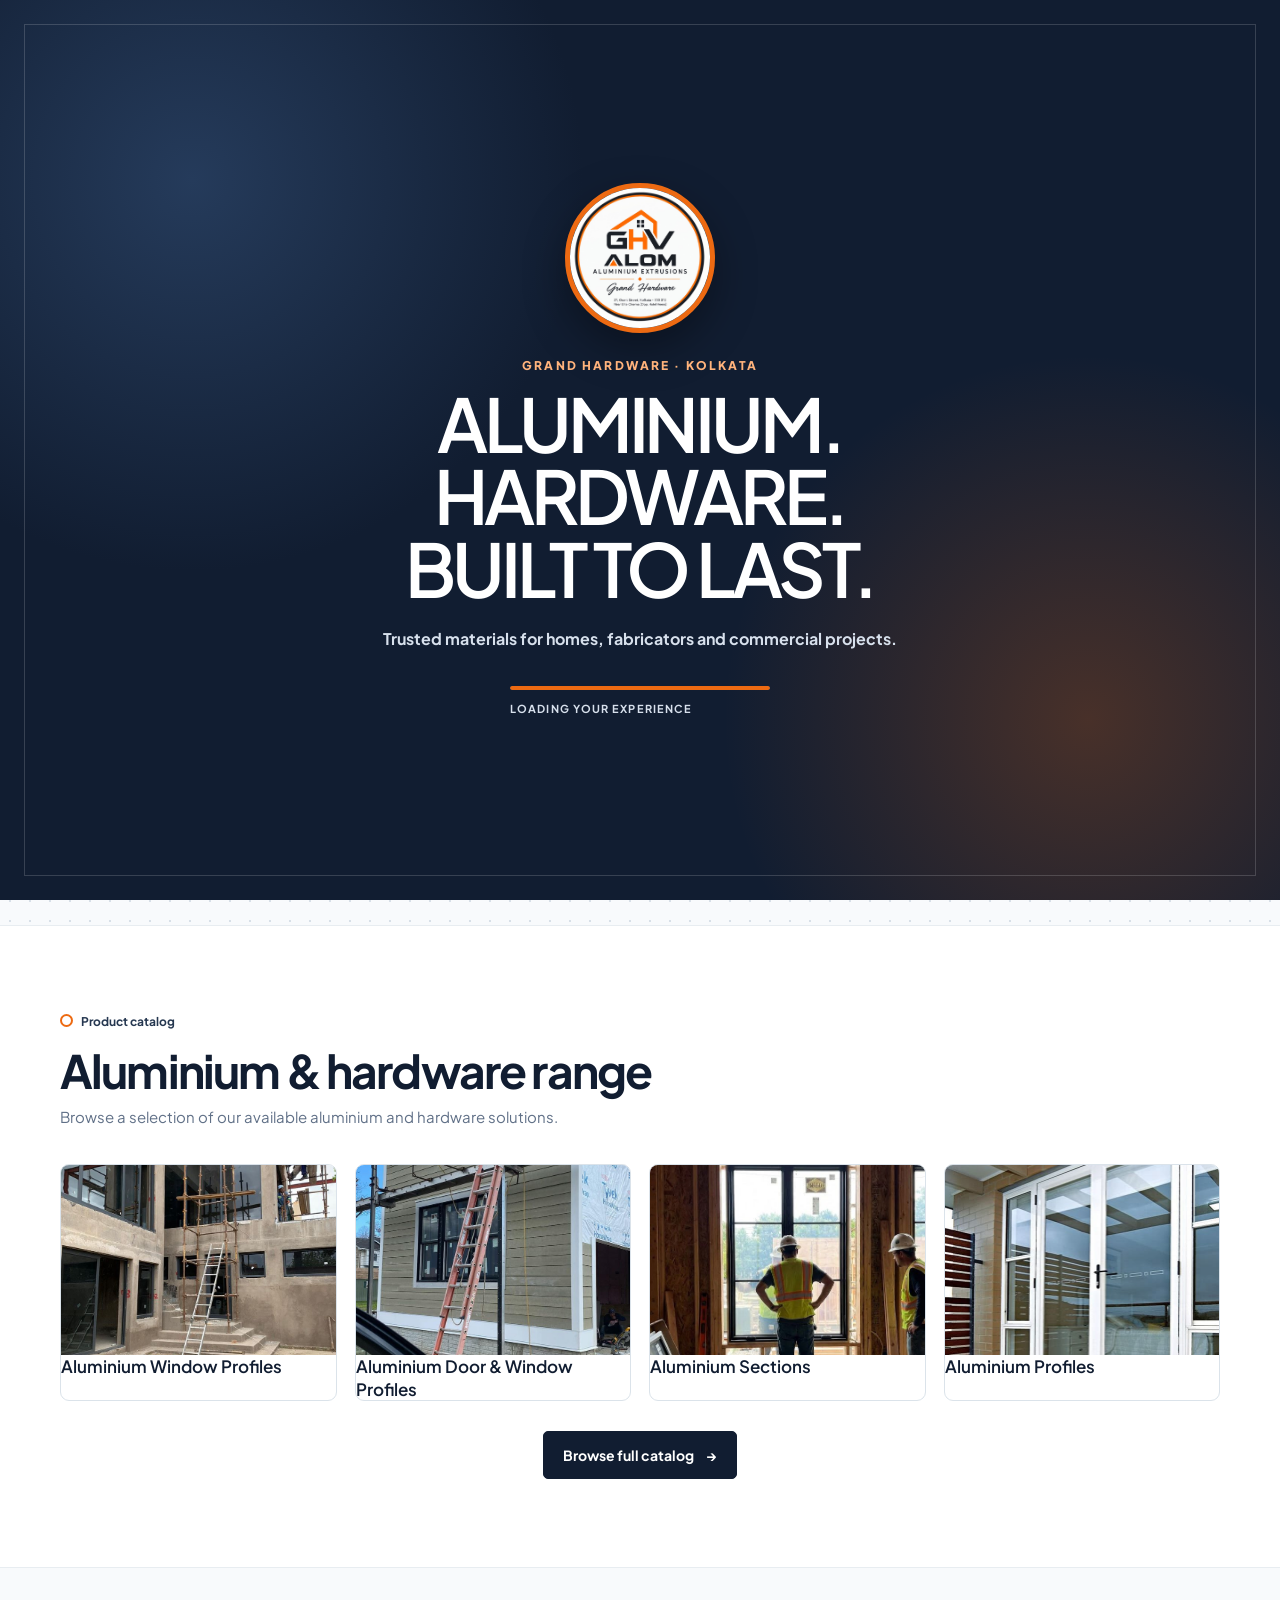
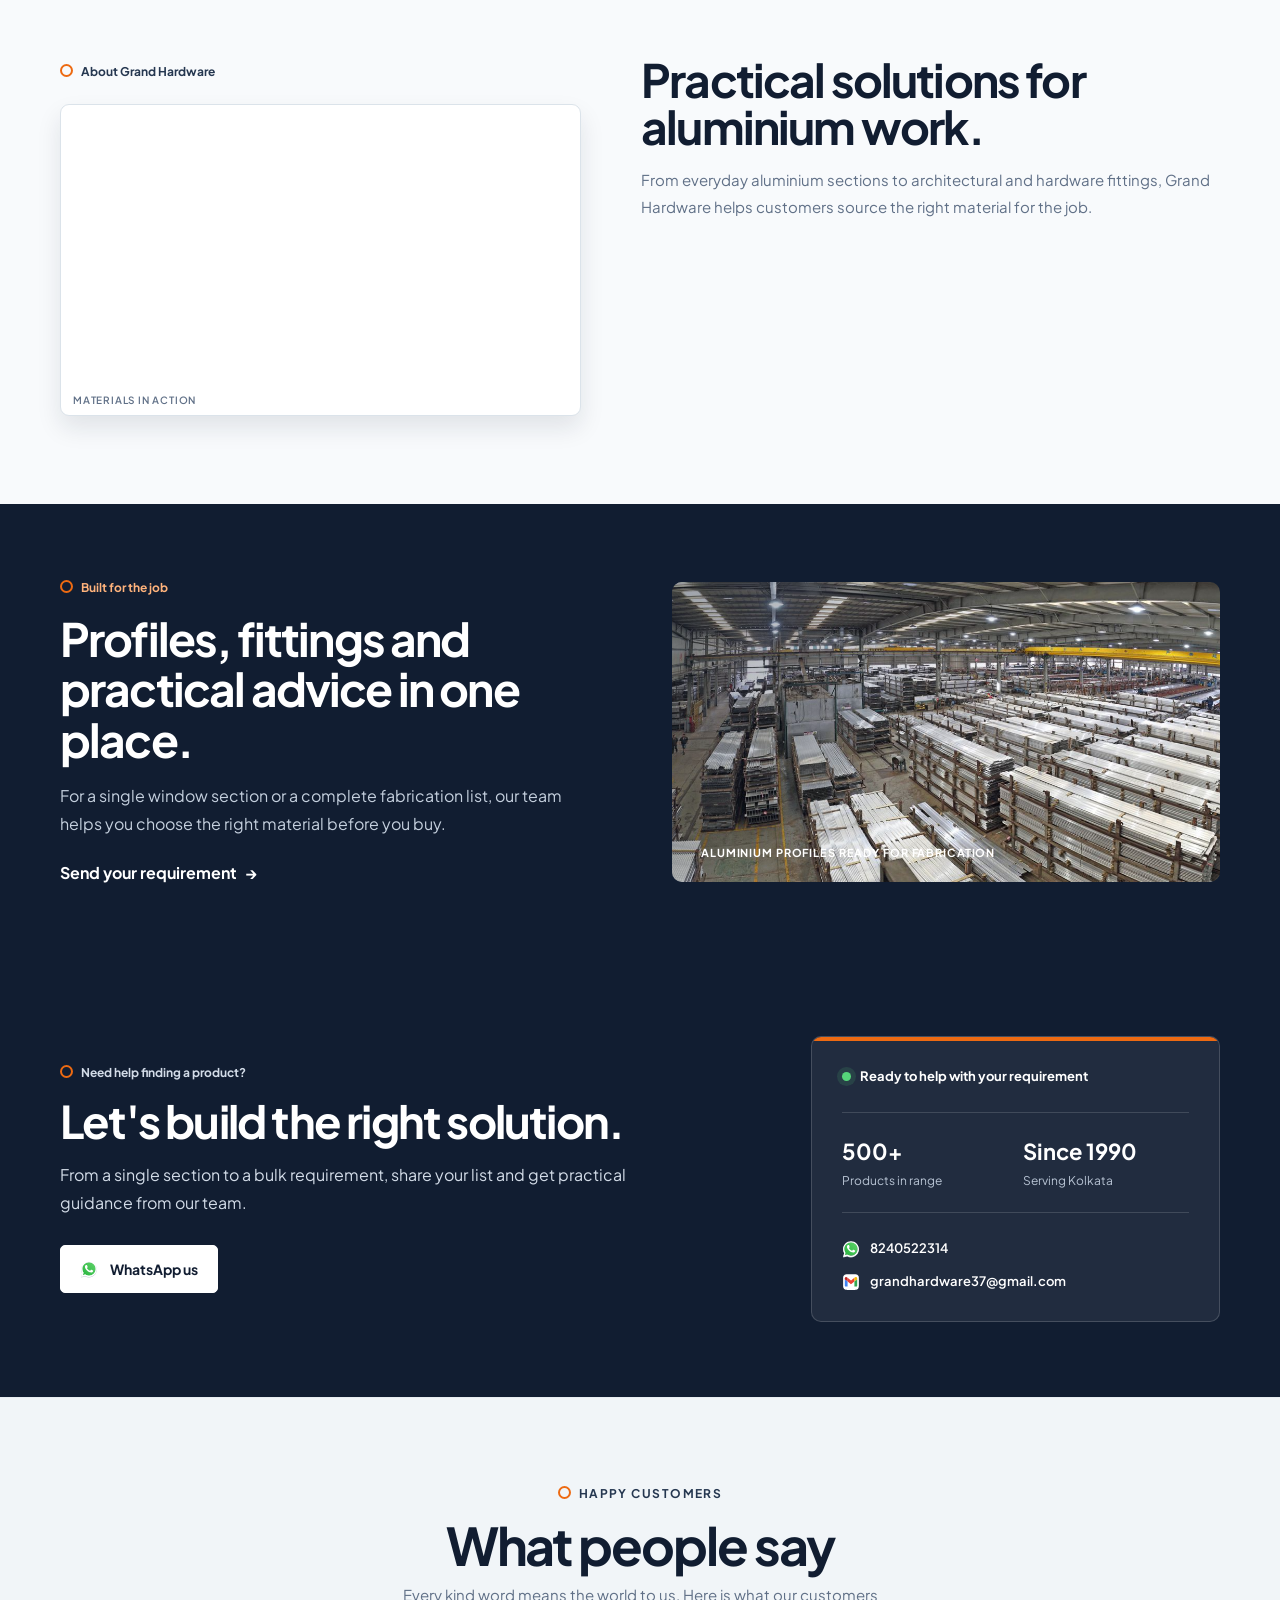
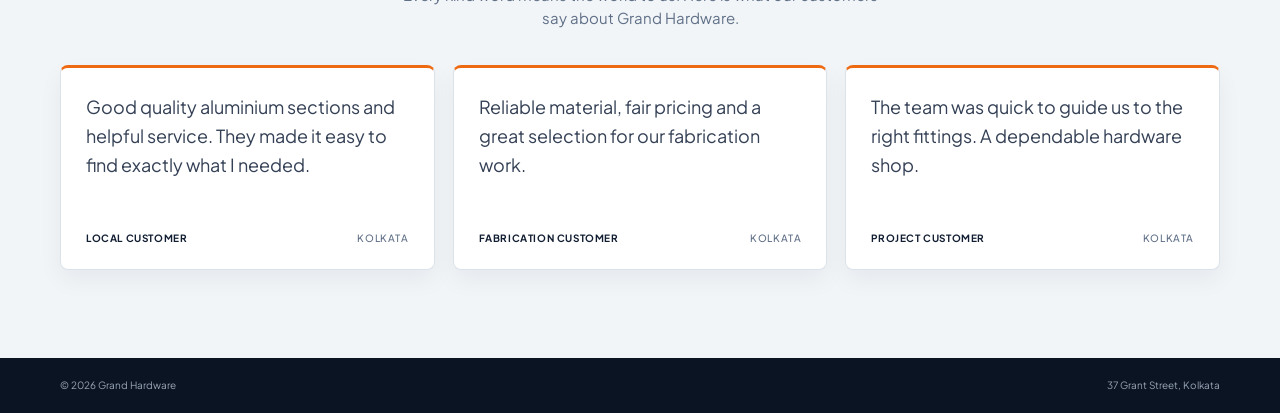
<file: index.html>
<!doctype html>
<html lang="en">
<head>
  <!-- Google tag (gtag.js) -->
<script async src="https://www.googletagmanager.com/gtag/js?id=G-HH9H60R9M6"></script>
<script>
  window.dataLayer = window.dataLayer || [];
  function gtag(){dataLayer.push(arguments);}
  gtag('js', new Date());

  gtag('config', 'G-HH9H60R9M6');
</script>
  <meta charset="utf-8">
  <meta name="viewport" content="width=device-width, initial-scale=1">
  <title>Grand Hardware - House of Aluminium | Kolkata</title>
  <meta name="title" content="Grand Hardware - House of Aluminium | Kolkata">
  <meta name="description" content="Grand Hardware is Kolkata's trusted supplier for aluminium profiles, architectural sections, and hardware fittings. Explore premium quality profiles and accessories.">
  <meta name="keywords" content="Grand Hardware, aluminium profiles, aluminium section Kolkata, architectural fittings, hardware shop Kolkata">

  <link rel="canonical" href="https://grandhardware.in/">

  <meta property="og:type" content="website">
  <meta property="og:url" content="https://grandhardware.in/">
  <meta property="og:title" content="Grand Hardware - House of Aluminium">
  <meta property="og:description" content="Quality aluminium profiles, sections, and architectural hardware fittings in Kolkata.">
  <meta property="og:image" content="https://grandhardware.in/logo/WhatsApp%20Image%202026-09-14%20at%2010.08.38%20PM.jpeg">

  <meta name="geo.region" content="IN-WB">
  <meta name="geo.placename" content="Kolkata">
  <link rel="icon" type="image/jpeg" href="logo/WhatsApp%20Image%202026-09-14%20at%2010.08.38%20PM.jpeg">
  <link rel="preconnect" href="https://fonts.googleapis.com">
  <link rel="preconnect" href="https://fonts.gstatic.com" crossorigin>
  <link href="https://fonts.googleapis.com/css2?family=Plus+Jakarta+Sans:wght@400;500;600;700;800&display=swap" rel="stylesheet">
  <link rel="stylesheet" href="style.css">
  <style>
    .reviews{background:#f1f5f8}.reviews-title{text-align:center}.reviews-title .label{letter-spacing:.12em;text-transform:uppercase}.reviews-title h2{font-size:52px}.reviews-title>p:last-child{margin-right:auto;margin-left:auto}.review-grid{display:grid;grid-template-columns:repeat(3,1fr);gap:18px}.review-grid blockquote{display:flex;flex-direction:column;min-height:205px;margin:0;padding:25px;background:#fff;border:1px solid var(--line);border-top:3px solid var(--orange);border-radius:8px}.review-grid blockquote>p{margin:0;color:#344055;font:400 18px/1.6 var(--serif)}.review-grid blockquote footer{display:flex;justify-content:space-between;margin-top:auto;padding:18px 0 0;background:transparent;color:var(--muted);font:500 10px var(--sans);text-transform:uppercase;letter-spacing:.06em}.review-grid blockquote b{color:var(--navy)}.contact-form-section{padding-top:0}.contact-heading{max-width:700px;padding-top:75px}.contact-heading>p:last-child{margin:15px 0 0;color:#d3dce8;font-size:14px;line-height:1.7}.contact-form{display:grid;grid-template-columns:1fr 1fr;gap:18px 24px;margin-top:35px;padding:30px;background:#fff;border-radius:9px;color:var(--navy)}.contact-form label{display:grid;gap:8px;font-size:11px;font-weight:700;letter-spacing:.1em;text-transform:uppercase}.contact-form input,.contact-form select,.contact-form textarea{width:100%;padding:13px 14px;border:1px solid #ccd6e0;border-radius:5px;background:#fff;color:var(--navy);font:400 14px var(--sans)}.contact-form input:focus,.contact-form select:focus,.contact-form textarea:focus{outline:2px solid rgba(237,106,18,.35);border-color:var(--orange)}.contact-form textarea{resize:vertical}.contact-form .message{grid-column:1/-1}.contact-form .button{justify-self:start;margin:0;border:0;cursor:pointer}@media(max-width:760px){.product-grid,.review-grid{grid-template-columns:repeat(2,1fr)}.reviews-title h2{font-size:37px}.contact-form{grid-template-columns:1fr;padding:20px}.contact-form .message{grid-column:auto}}@media(max-width:390px){.review-grid{grid-template-columns:1fr}}
  </style>
  <style>
    .ticker{overflow:hidden;background:var(--orange);color:#fff}.ticker-track{display:flex;width:max-content;animation:ticker-scroll 26s linear infinite}.ticker-items{display:flex;flex:none;align-items:center;gap:42px;padding:14px 21px;font:700 11px var(--sans);letter-spacing:.14em;text-transform:uppercase;white-space:nowrap}.ticker-items span::after{content:"*";margin-left:42px;color:#111d31}@keyframes ticker-scroll{to{transform:translateX(-50%)}}@media(prefers-reduced-motion:reduce){.ticker-track{animation:none}}
  </style>
  <style>
    .home-loop{max-width:470px;overflow:hidden;margin:0 0 18px;color:#253750;font:700 12px var(--sans);letter-spacing:.08em;text-transform:uppercase;white-space:nowrap}.home-loop-track{display:flex;width:max-content;animation:home-loop-scroll 18s linear infinite}.home-loop-items{display:flex;flex:none;gap:30px;padding-right:30px}.home-loop span::before{content:"•";margin-right:10px;color:var(--orange)}@keyframes home-loop-scroll{to{transform:translateX(-50%)}}@media(prefers-reduced-motion:reduce){.home-loop-track{animation:none}}@media(max-width:768px){.home-loop{max-width:100%;margin-bottom:14px;font-size:10px;letter-spacing:.06em}.hero-location{margin-bottom:14px;line-height:1.45}.hero-location img{width:26px;height:26px}}
  </style>
  <style>
    .contact-icon{width:18px;height:18px;object-fit:contain}.contact-form label>span{display:flex;align-items:center;gap:7px}.field-icon{width:15px;height:15px;object-fit:contain}
  </style>
  <style>.contact-form .button.light{color:#fff;background:var(--orange);border-color:var(--orange)}</style>
  <style>.contact-actions{display:flex;flex-wrap:wrap;gap:12px}.contact-actions .button{margin:0}.email-button{color:var(--navy);background:#fff;border-color:var(--navy)}</style>
  <style>
    .contact-panel{display:grid;grid-template-columns:1.25fr .75fr;align-items:center;gap:70px}.contact-copy>p:last-of-type{max-width:570px;margin:18px 0 0;color:#d3dce8;font-size:16px;line-height:1.75}.contact-card{position:relative;overflow:hidden;padding:30px;background:rgba(255,255,255,.07);border:1px solid rgba(255,255,255,.16);border-radius:10px}.contact-card::before{content:"";position:absolute;top:0;left:0;width:100%;height:4px;background:var(--orange)}.availability{display:flex;align-items:center;gap:9px;margin:0;color:#fff;font-size:13px;font-weight:700}.availability span{width:9px;height:9px;background:#55d77a;border-radius:50%;box-shadow:0 0 0 5px rgba(85,215,122,.13)}.contact-stats{display:grid;grid-template-columns:1fr 1fr;gap:15px;margin:26px 0;padding:22px 0;border-top:1px solid rgba(255,255,255,.14);border-bottom:1px solid rgba(255,255,255,.14)}.contact-stats p{display:grid;gap:4px;margin:0}.contact-stats b{font-size:22px}.contact-stats span{color:#b8c4d4;font-size:12px}.contact-links{display:grid;gap:13px}.contact-links a{display:flex;align-items:center;gap:10px;color:#fff;font-size:13px;font-weight:600;text-decoration:none;word-break:break-word}.contact-links a:hover{color:#ffb37c}@media(max-width:760px){.contact-panel{grid-template-columns:1fr;gap:32px}.contact-card{padding:24px}.contact-copy>p:last-of-type{font-size:15px}}
  </style>
  <style>
    .hero-location{display:inline-flex;align-items:center;gap:8px;margin:0 0 17px;color:var(--navy);font-size:12px;font-weight:700;text-decoration:none}.hero-location img{width:29px;height:29px;padding:4px;background:#fff;border:1px solid var(--line);border-radius:50%;object-fit:contain}.hero-location:hover{color:var(--orange)}.location{background:#fff}.location-grid{display:grid;grid-template-columns:.7fr 1fr;align-items:center;gap:80px}.location-marker{display:grid;place-items:center;min-height:300px;background:radial-gradient(circle at 50% 50%,#fff 0 36%,#e9f0f5 37% 100%);border:1px solid var(--line);border-radius:12px}.location-marker img{width:min(220px,70%);height:220px;object-fit:contain;mix-blend-mode:multiply}.location h2{font-size:46px}.location address{margin:22px 0 12px;color:var(--navy);font-size:18px;font-style:normal;font-weight:700;line-height:1.65}.location div>p:last-of-type{max-width:520px;margin:0;color:var(--muted);font-size:16px;line-height:1.75}@media(max-width:760px){.location-grid{grid-template-columns:1fr;gap:30px}.location-marker{min-height:220px}.location-marker img{width:160px;height:160px}.location h2{font-size:37px}}
  </style>
  <style>
    body.intro-open{overflow:hidden}.intro-screen{position:fixed;z-index:100;inset:0;display:grid;place-items:center;overflow:hidden;padding:30px;background:radial-gradient(circle at 15% 20%,#253b5b 0,transparent 30%),radial-gradient(circle at 85% 80%,rgba(237,106,18,.25) 0,transparent 28%),var(--navy);color:#fff;transition:opacity .45s ease,visibility .45s}.intro-screen::before{content:"";position:absolute;inset:24px;border:1px solid rgba(255,255,255,.16);pointer-events:none}.intro-screen.is-hidden{opacity:0;visibility:hidden}.intro-content{position:relative;z-index:1;display:grid;justify-items:center;max-width:720px;text-align:center}.intro-logo{width:150px;height:150px;object-fit:cover;border:5px solid var(--orange);border-radius:50%;box-shadow:0 16px 42px rgba(0,0,0,.35)}.intro-content p{margin:24px 0 12px;color:#ffb37c;font-size:12px;font-weight:800;letter-spacing:.18em;text-transform:uppercase}.intro-content h1{margin:0;font-size:clamp(38px,6vw,74px);font-weight:800;letter-spacing:-.055em;line-height:.98}.intro-content strong{max-width:520px;margin-top:22px;color:#d7e0ec;font-size:16px;line-height:1.6}.intro-enter{display:inline-flex;align-items:center;gap:18px;margin-top:34px;padding:15px 22px;border:1px solid var(--orange);border-radius:5px;background:var(--orange);color:#fff;font:700 14px var(--sans);cursor:pointer;transition:transform .2s,background .2s}.intro-enter:hover{transform:translateY(-3px);background:#ff7a1a}.intro-enter span{font-size:20px;line-height:0}@media(max-width:600px){.intro-screen{padding:24px}.intro-screen::before{inset:14px}.intro-logo{width:120px;height:120px}.intro-content strong{font-size:14px}.intro-enter{margin-top:28px}}
  </style>
  <style>
    .intro-loader{display:grid;gap:11px;width:min(260px,80vw);margin-top:34px;text-align:left}.intro-loader span{display:block;height:4px;overflow:hidden;background:rgba(255,255,255,.22);border-radius:999px}.intro-loader span::after{content:"";display:block;width:0;height:100%;background:var(--orange);border-radius:inherit;animation:intro-load 5s linear forwards}.intro-loader b{color:#d7e0ec;font-size:11px;letter-spacing:.1em;text-transform:uppercase}@keyframes intro-load{to{width:100%}}
  </style>
  <style>.intro-content h1{font-weight:600}.intro-loader span::after{animation-duration:2s}</style>
  <style>
    .about-content{display:grid;grid-template-columns:1fr 230px;align-items:center;gap:32px}.about-video{overflow:hidden;margin:0;border:1px solid var(--line);border-radius:9px;background:#fff;box-shadow:0 12px 24px rgba(20,34,53,.1)}.about-video video{display:block;width:100%;height:165px;object-fit:cover}.about-video figcaption{padding:9px 12px;color:var(--muted);font:600 10px var(--sans);letter-spacing:.08em;text-transform:uppercase}@media(max-width:760px){.about-content{grid-template-columns:1fr;gap:24px}.about-video{max-width:300px}.about-video video{height:190px}}
  </style>
  <style>
    .about-grid{grid-template-columns:.9fr 1fr}.about-side .about-video{width:100%;margin-top:25px}.about-content{display:block}.about-video video{height:270px}@media(max-width:760px){.about-grid{grid-template-columns:1fr}.about-side .about-video{max-width:none}.about-video video{height:240px}}
  </style>
</head>
<body class="intro-open home-page">
  <section class="intro-screen" aria-label="Welcome to Grand Hardware">
    <div class="intro-content">
      <img class="intro-logo" src="logo/WhatsApp%20Image%202026-09-14%20at%2010.08.38%20PM.jpeg" alt="Grand Hardware logo">
      <p>Grand Hardware · Kolkata</p>
      <h1>ALUMINIUM. HARDWARE.<br>BUILT TO LAST.</h1>
      <strong>Trusted materials for homes, fabricators and commercial projects.</strong>
      <div class="intro-loader" aria-label="Loading website"><span></span><b>Loading your experience</b></div>
    </div>
  </section>
  <header class="header">
    <div class="container nav-wrap">
      <a class="brand" href="#home"><img src="logo/WhatsApp%20Image%202026-09-14%20at%2010.08.38%20PM.jpeg" alt="Grand Hardware logo"><span><b>Grand Hardware</b><small>House of Aluminium</small></span></a>
      <button class="menu-button" aria-label="Open menu" aria-expanded="false">Menu</button>
      <nav class="nav" aria-label="Main navigation"><a class="active" href="index.html">Home</a><a href="products.html">Products</a><a href="about.html">About</a><a href="reviews.html">Reviews</a><a href="contact.html">Contact</a><a class="nav-cta" href="contact.html#inquiry">Get a quote</a></nav>
    </div>
  </header>
  <main>
    <section class="hero" id="home">
      <div class="container hero-grid">
        <div class="hero-copy">
          <div class="home-loop" aria-label="Grand Hardware highlights"><div class="home-loop-track"><div class="home-loop-items"><span>Quality aluminium for every project</span><span>Trusted service in Kolkata</span><span>Bulk orders welcome</span></div><div class="home-loop-items" aria-hidden="true"><span>Quality aluminium for every project</span><span>Trusted service in Kolkata</span><span>Bulk orders welcome</span></div></div></div>
          <a class="hero-location" href="https://www.google.com/maps/search/?api=1&amp;query=37+Grant+Street,+Kolkata,+West+Bengal+700013" target="_blank" rel="noopener"><span>Visit our shop at 37 Grant Street, Kolkata</span></a>
          <h1>Grand Hardware</h1>
          <p class="subhead">House of Aluminium</p>
          <p class="intro">Aluminium profiles, sections, channels and hardware fittings for homes, fabricators and commercial projects.</p>
          <a class="button" href="products.html">View products <span>→</span></a>
          <div class="quick-stats"><span><b>500+</b> Products</span><span><b>All India</b> Delivery</span><span><b>Since 1990</b> Serving Kolkata</span></div>
        </div>
        <div class="shop-images">
          <figure class="shop-main"><img src="product%20image%20box/shop4.png" alt="Grand Hardware shop front"><figcaption>Grand Hardware, Kolkata</figcaption></figure>
          <figure class="shop-small"><img src="product%20image%20box/stock.png" alt="Aluminium stock at Grand Hardware"><figcaption>Aluminium stock</figcaption></figure>
        </div>
      </div>
    </section>

    <section class="products section" id="products">
      <div class="container">
        <div class="section-title"><p class="label">Product catalog</p><h2>Aluminium &amp; hardware range</h2><p>Browse a selection of our available aluminium and hardware solutions.</p></div>
        <div class="product-grid">
          <article class="product-card"><div class="product-image"><img src="product%20image%20box/1.jpg.jpeg" alt="Aluminium window installation" loading="lazy" decoding="async"></div><h3>Aluminium Window Profiles</h3></article>
          <article class="product-card"><div class="product-image"><img src="product%20image%20box/2.jpg.jpeg" alt="Aluminium window frame installation" loading="lazy" decoding="async"></div><h3>Aluminium Door &amp; Window Profiles</h3></article>
          <article class="product-card"><div class="product-image"><img src="product%20image%20box/3.jpg.jpeg" alt="Aluminium profile work" loading="lazy" decoding="async"></div><h3>Aluminium Sections</h3></article>
          <article class="product-card"><div class="product-image"><img src="product%20image%20box/4.jpg.jpeg" alt="Aluminium product" loading="lazy" decoding="async"></div><h3>Aluminium Profiles</h3></article>
          <article class="product-card"><div class="product-image"><img src="product%20image%20box/5.jpg.jpeg" alt="Aluminium work" loading="lazy" decoding="async"></div><h3>Aluminium Sliding Profiles</h3></article>
          <article class="product-card"><div class="product-image"><img src="product%20image%20box/6.jpg.jpeg" alt="Aluminium fitting" loading="lazy" decoding="async"></div><h3>Aluminium Hardware Fittings</h3></article>
          <article class="product-card"><div class="product-image"><img src="product%20image%20box/7.jpg.jpeg" alt="Aluminium product detail" loading="lazy" decoding="async"></div><h3>Industrial Aluminium Profiles</h3></article>
          <article class="product-card"><div class="product-image"><img src="product%20image%20box/8.jpg.jpeg" alt="Aluminium product" loading="lazy" decoding="async"></div><h3>Aluminium Channels</h3></article>
          <article class="product-card"><div class="product-image"><img src="product%20image%20box/9.jpg.jpeg" alt="Aluminium product" loading="lazy" decoding="async"></div><h3>Aluminium Angles</h3></article>
          <article class="product-card"><div class="product-image"><img src="product%20image%20box/11.jpg.jpeg" alt="Aluminium hardware product" loading="lazy" decoding="async"></div><h3>Aluminium Sheets</h3></article>
          <article class="product-card"><div class="product-image"><img src="product%20image%20box/6145209314604421804.jpg" alt="Aluminium stock bundles" loading="lazy" decoding="async"></div><h3>Aluminium Stock</h3></article>
          <article class="product-card"><div class="product-image"><img src="product%20image%20box/6145209314604421810.jpg" alt="Kitchen hardware storage fitting" loading="lazy" decoding="async"></div><h3>Kitchen Storage Fittings</h3></article>
        </div>
        <p class="home-catalog-action"><a class="button" href="products.html">Browse full catalog <span>→</span></a></p>
      </div>
    </section>

    <section class="section about" id="about"><div class="container about-grid"><div class="about-side"><p class="label">About Grand Hardware</p><figure class="about-video"><video autoplay muted loop playsinline aria-label="Aluminium installation work"><source src="video/Workers_processing_and_installin%E2%80%A6_20260915000203_gwr_video_mvp.mp4" type="video/mp4"></video><figcaption>Materials in action</figcaption></figure></div><div class="about-content"><h2>Practical solutions for aluminium work.</h2><p>From everyday aluminium sections to architectural and hardware fittings, Grand Hardware helps customers source the right material for the job.</p></div></div></section>
    <section class="supply-strip" aria-label="Aluminium supply capability"><div class="container supply-grid"><div><p class="label">Built for the job</p><h2>Profiles, fittings and practical advice in one place.</h2><p>For a single window section or a complete fabrication list, our team helps you choose the right material before you buy.</p><a class="text-link" href="contact.html#inquiry">Send your requirement <span>→</span></a></div><figure><img src="product%20image%20box/aluminium-warehouse-hero.jpg" alt="Aluminium profiles stored in a modern warehouse" loading="lazy" decoding="async"><figcaption>Aluminium profiles ready for fabrication</figcaption></figure></div></section>
    <section class="contact" id="contact">
      <div class="container contact-panel">
        <div class="contact-copy"><p class="label">Need help finding a product?</p><h2>Let's build the right solution.</h2><p>From a single section to a bulk requirement, share your list and get practical guidance from our team.</p><a class="button light" href="https://wa.me/8240522314" target="_blank" rel="noopener"><img class="contact-icon" src="all%20svg%20logo/whatsapp-svgrepo-com.svg" alt="">WhatsApp us</a></div>
        <aside class="contact-card">
          <p class="availability"><span></span>Ready to help with your requirement</p>
          <div class="contact-stats"><p><b>500+</b><span>Products in range</span></p><p><b>Since 1990</b><span>Serving Kolkata</span></p></div>
          <div class="contact-links"><a href="tel:8240522314"><img class="contact-icon" src="all%20svg%20logo/whatsapp-svgrepo-com.svg" alt="">8240522314</a><a href="mailto:grandhardware37@gmail.com"><img class="contact-icon" src="all%20svg%20logo/gmail-svgrepo-com.svg" alt="">grandhardware37@gmail.com</a></div>
        </aside>
      </div>
    </section>
    <section class="reviews section" id="reviews">
      <div class="container">
        <div class="section-title reviews-title"><p class="label">Happy customers</p><h2>What people say</h2><p>Every kind word means the world to us. Here is what our customers say about Grand Hardware.</p></div>
        <div class="review-grid">
          <blockquote><p>Good quality aluminium sections and helpful service. They made it easy to find exactly what I needed.</p><footer><b>Local customer</b><span>Kolkata</span></footer></blockquote>
          <blockquote><p>Reliable material, fair pricing and a great selection for our fabrication work.</p><footer><b>Fabrication customer</b><span>Kolkata</span></footer></blockquote>
          <blockquote><p>The team was quick to guide us to the right fittings. A dependable hardware shop.</p><footer><b>Project customer</b><span>Kolkata</span></footer></blockquote>
        </div>
      </div>
    </section>
    <section class="contact contact-form-section" id="inquiry">
      <div class="container">
        <div class="contact-heading"><p class="label">Send us your requirement</p><h2>Get in touch.</h2><p>Tell us what you need and our team will help you find the right aluminium or hardware solution.</p></div>
        <form class="contact-form">
          <label>Your name<input name="name" type="text" placeholder="e.g. Priya Sharma" autocomplete="name" required></label>
          <label><span><img class="field-icon" src="all%20svg%20logo/whatsapp-svgrepo-com.svg" alt="">Phone / WhatsApp</span><input name="phone" type="tel" placeholder="+91 98765 43210" autocomplete="tel" required></label>
          <label><span><img class="field-icon" src="all%20svg%20logo/gmail-svgrepo-com.svg" alt="">Email</span><input name="email" type="email" placeholder="grandhardware37@gmail.com" autocomplete="email"></label>
          <label>I'm interested in<select name="interest"><option>Aluminium profiles</option><option>Hardware fittings</option><option>Aluminium sections</option><option>Bulk order</option></select></label>
          <label class="message">Your message<textarea name="text" rows="5" placeholder="Tell us what you have in mind — size, quantity or product type..." required></textarea></label>
          <div class="contact-actions"><button class="button light" type="button" data-contact-action="whatsapp"><img class="contact-icon" src="all%20svg%20logo/whatsapp-svgrepo-com.svg" alt="">Chat on WhatsApp</button><button class="button email-button" type="button" data-contact-action="email"><img class="contact-icon" src="all%20svg%20logo/gmail-svgrepo-com.svg" alt="">Send an email</button></div>
        </form>
      </div>
    </section>
  </main>
  <footer><div class="container"><span>© 2026 Grand Hardware</span><span>37 Grant Street, Kolkata</span></div></footer>
  <script src="script.js"></script>
</body>
</html>
</file>
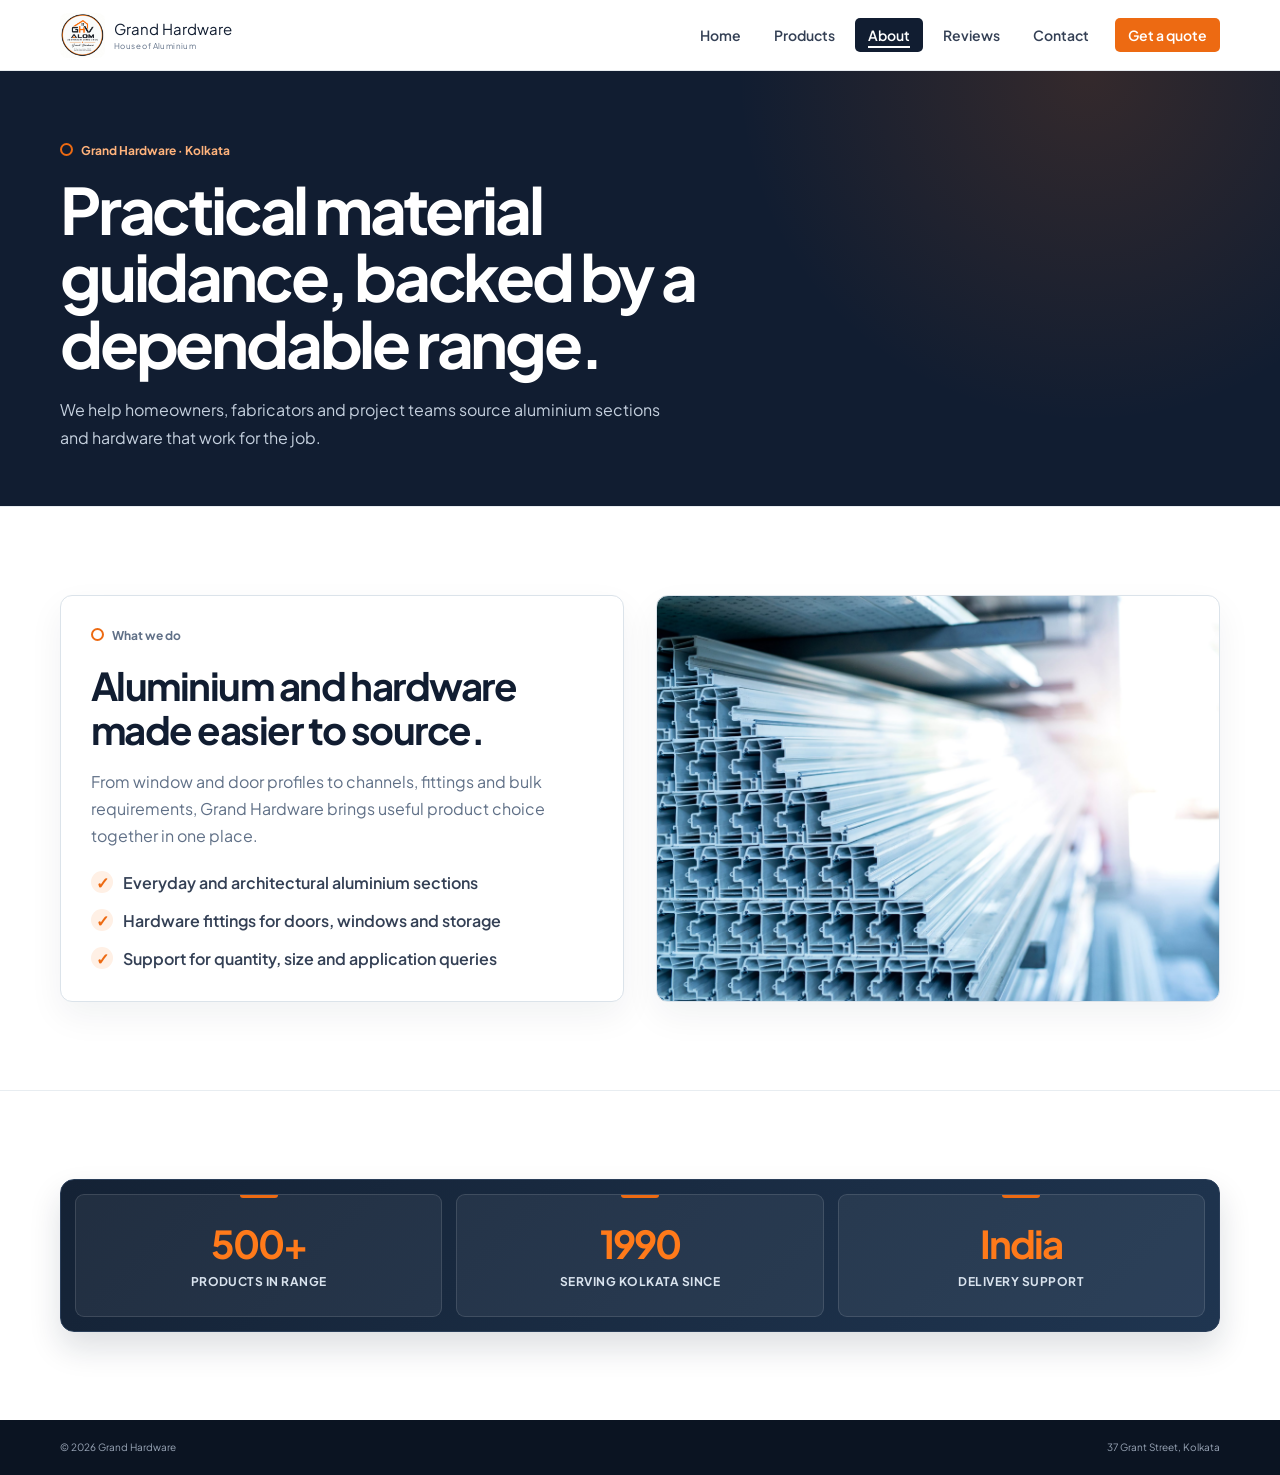
<file: about.html>
<!doctype html>
<html lang="en"><head><meta charset="utf-8"><meta name="viewport" content="width=device-width, initial-scale=1"><meta name="description" content="About Grand Hardware, Kolkata."><title>About | Grand Hardware</title><link rel="preconnect" href="https://fonts.googleapis.com"><link rel="preconnect" href="https://fonts.gstatic.com" crossorigin><link href="https://fonts.googleapis.com/css2?family=Plus+Jakarta+Sans:wght@400;500;600;700;800&display=swap" rel="stylesheet"><link rel="stylesheet" href="style.css"></head>
<body><header class="header"><div class="container nav-wrap"><a class="brand" href="index.html"><img src="logo/WhatsApp%20Image%202026-09-14%20at%2010.08.38%20PM.jpeg" alt="Grand Hardware logo"><span><b>Grand Hardware</b><small>House of Aluminium</small></span></a><button class="menu-button" aria-label="Open menu" aria-expanded="false">Menu</button><nav class="nav" aria-label="Main navigation"><a href="index.html">Home</a><a href="products.html">Products</a><a class="active" href="about.html">About</a><a href="reviews.html">Reviews</a><a href="contact.html">Contact</a><a class="nav-cta" href="contact.html#inquiry">Get a quote</a></nav></div></header>
<main><section class="page-hero"><div class="container"><p class="label">Grand Hardware · Kolkata</p><h1>Practical material guidance, backed by a dependable range.</h1><p>We help homeowners, fabricators and project teams source aluminium sections and hardware that work for the job.</p></div></section><section class="section"><div class="container page-grid"><article class="modern-card"><p class="label">What we do</p><h2>Aluminium and hardware made easier to source.</h2><p>From window and door profiles to channels, fittings and bulk requirements, Grand Hardware brings useful product choice together in one place.</p><ul class="service-points"><li>Everyday and architectural aluminium sections</li><li>Hardware fittings for doors, windows and storage</li><li>Support for quantity, size and application queries</li></ul></article><figure class="about-video modern-card"><video autoplay muted loop playsinline aria-label="Aluminium work in progress"><source src="video/Workers_processing_and_installin%E2%80%A6_20260915000203_gwr_video_mvp.mp4" type="video/mp4"></video><figcaption>Materials in action</figcaption></figure></div></section><section class="section"><div class="container stat-row"><div><b>500+</b><span>Products in range</span></div><div><b>1990</b><span>Serving Kolkata since</span></div><div><b>India</b><span>Delivery support</span></div></div></section></main><footer><div class="container"><span>© 2026 Grand Hardware</span><span>37 Grant Street, Kolkata</span></div></footer><script src="script.js"></script></body></html>
</file>
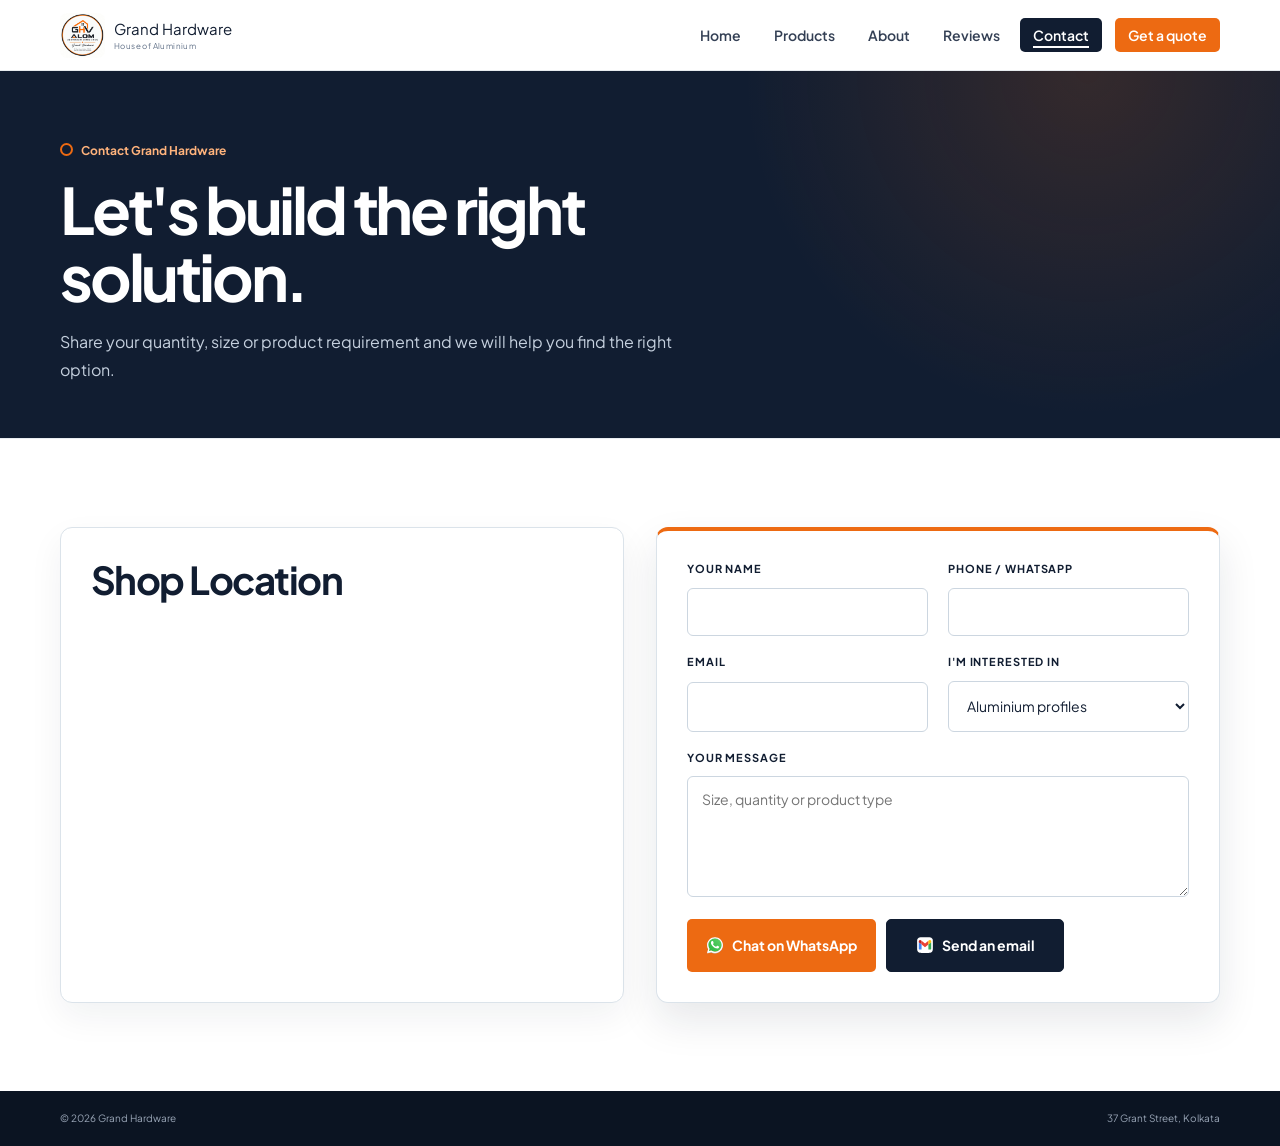
<file: contact.html>
<!doctype html>
<html lang="en">
<head>
  <meta charset="utf-8">
  <meta name="viewport" content="width=device-width, initial-scale=1">
  <meta name="description" content="Contact Grand Hardware in Kolkata for aluminium and hardware requirements.">
  <title>Contact | Grand Hardware</title>
  <link rel="preconnect" href="https://fonts.googleapis.com">
  <link rel="preconnect" href="https://fonts.gstatic.com" crossorigin>
  <link href="https://fonts.googleapis.com/css2?family=Plus+Jakarta+Sans:wght@400;500;600;700;800&amp;display=swap" rel="stylesheet">
  <link rel="stylesheet" href="style.css">
</head>
<body>
  <header class="header"><div class="container nav-wrap"><a class="brand" href="index.html"><img src="logo/WhatsApp%20Image%202026-09-14%20at%2010.08.38%20PM.jpeg" alt="Grand Hardware logo"><span><b>Grand Hardware</b><small>House of Aluminium</small></span></a><button class="menu-button" aria-label="Open menu" aria-expanded="false">Menu</button><nav class="nav" aria-label="Main navigation"><a href="index.html">Home</a><a href="products.html">Products</a><a href="about.html">About</a><a href="reviews.html">Reviews</a><a class="active" href="contact.html">Contact</a><a class="nav-cta" href="#inquiry">Get a quote</a></nav></div></header>
  <main><section class="page-hero"><div class="container"><p class="label">Contact Grand Hardware</p><h1>Let's build the right solution.</h1><p>Share your quantity, size or product requirement and we will help you find the right option.</p></div></section><section class="section" id="inquiry"><div class="container page-grid"><div class="modern-card"><h2>Shop Location</h2><iframe title="Grand Hardware shop location" src="https://www.google.com/maps?q=37%20Grant%20Street%2C%20Kolkata%2C%20West%20Bengal%20700013&amp;output=embed" loading="lazy" style="display:block;width:100%;height:370px;border:0;border-radius:7px"></iframe></div><form class="contact-form modern-card"><label>Your name<input name="name" type="text" autocomplete="name" required></label><label>Phone / WhatsApp<input name="phone" type="tel" autocomplete="tel" required></label><label>Email<input name="email" type="email" autocomplete="email"></label><label>I'm interested in<select name="interest"><option>Aluminium profiles</option><option>Hardware fittings</option><option>Aluminium sections</option><option>Bulk order</option></select></label><label class="message">Your message<textarea name="text" rows="5" placeholder="Size, quantity or product type" required></textarea></label><div class="contact-actions"><button class="button light" type="button" data-contact-action="whatsapp">Chat on WhatsApp</button><button class="button email-button" type="button" data-contact-action="email">Send an email</button></div></form></div></section></main>
  <footer><div class="container"><span>&copy; 2026 Grand Hardware</span><span>37 Grant Street, Kolkata</span></div></footer>
  <script src="script.js"></script>
</body>
</html>
</file>
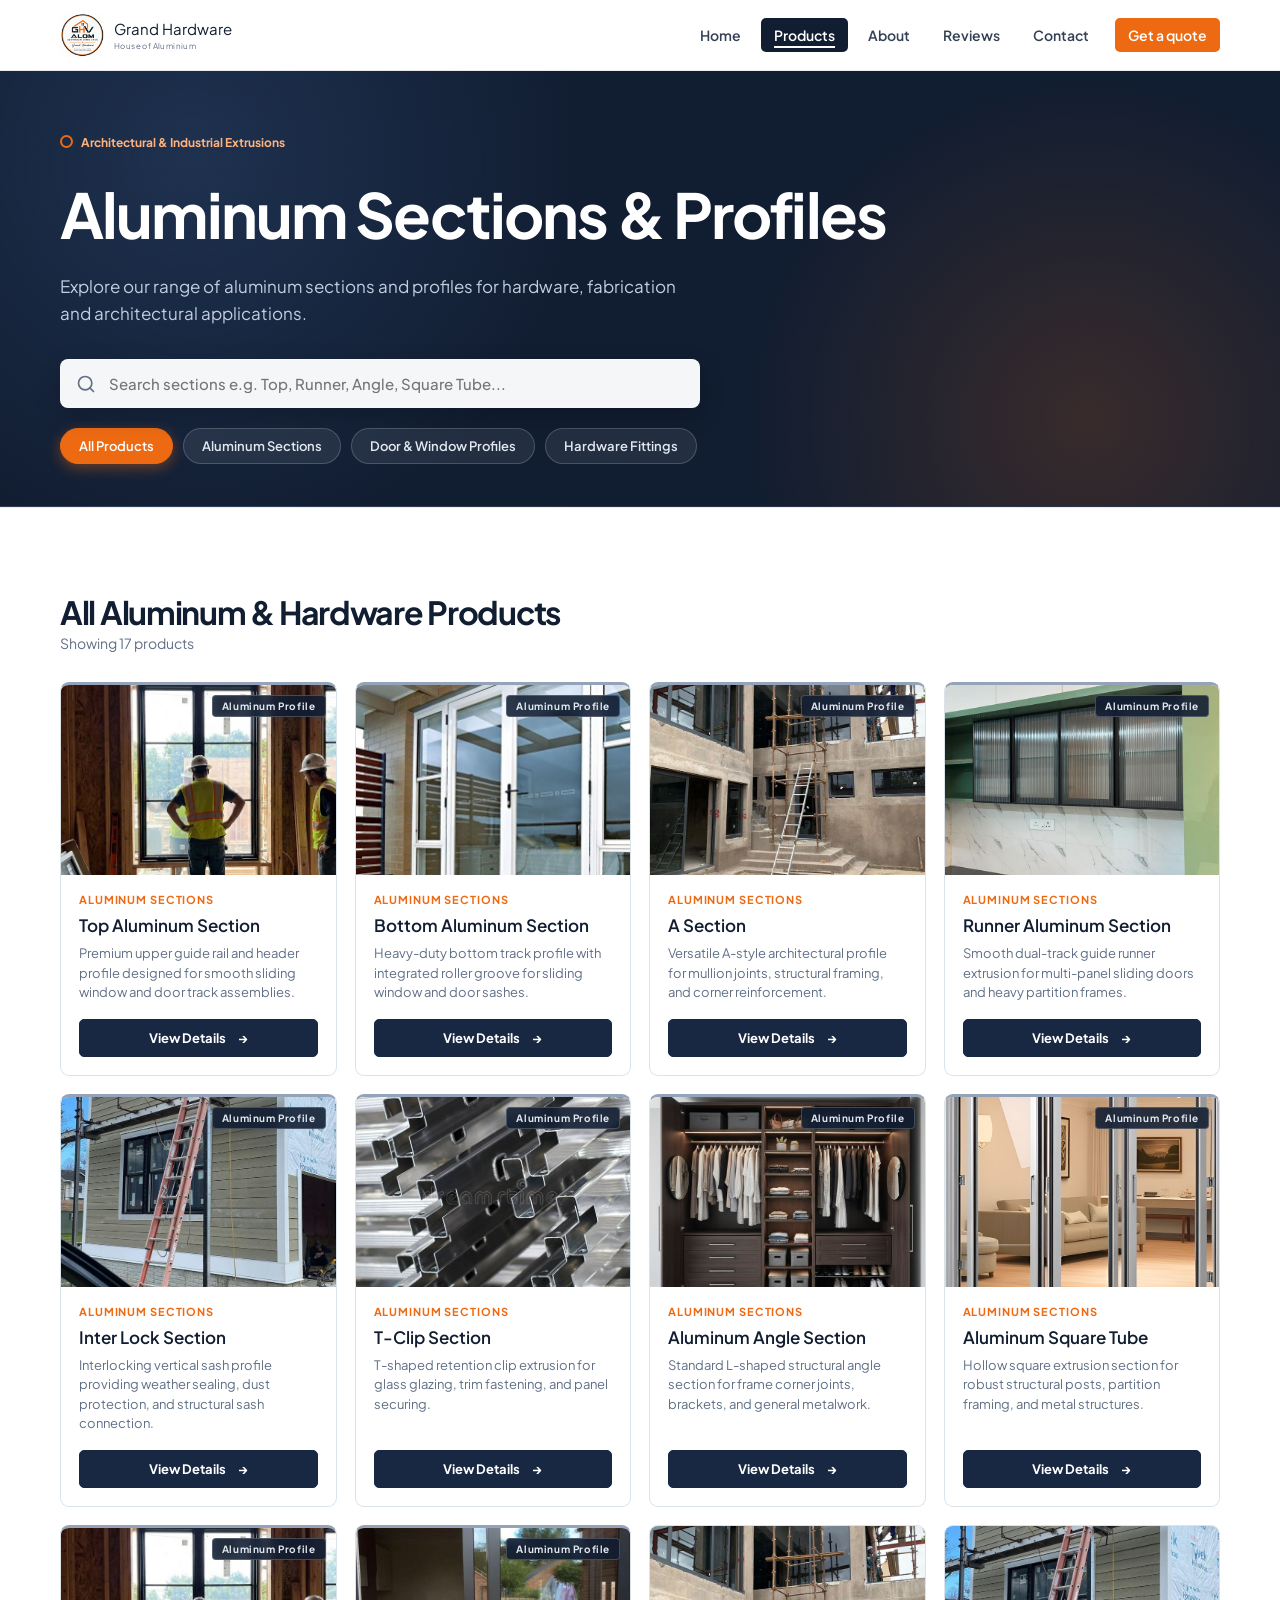
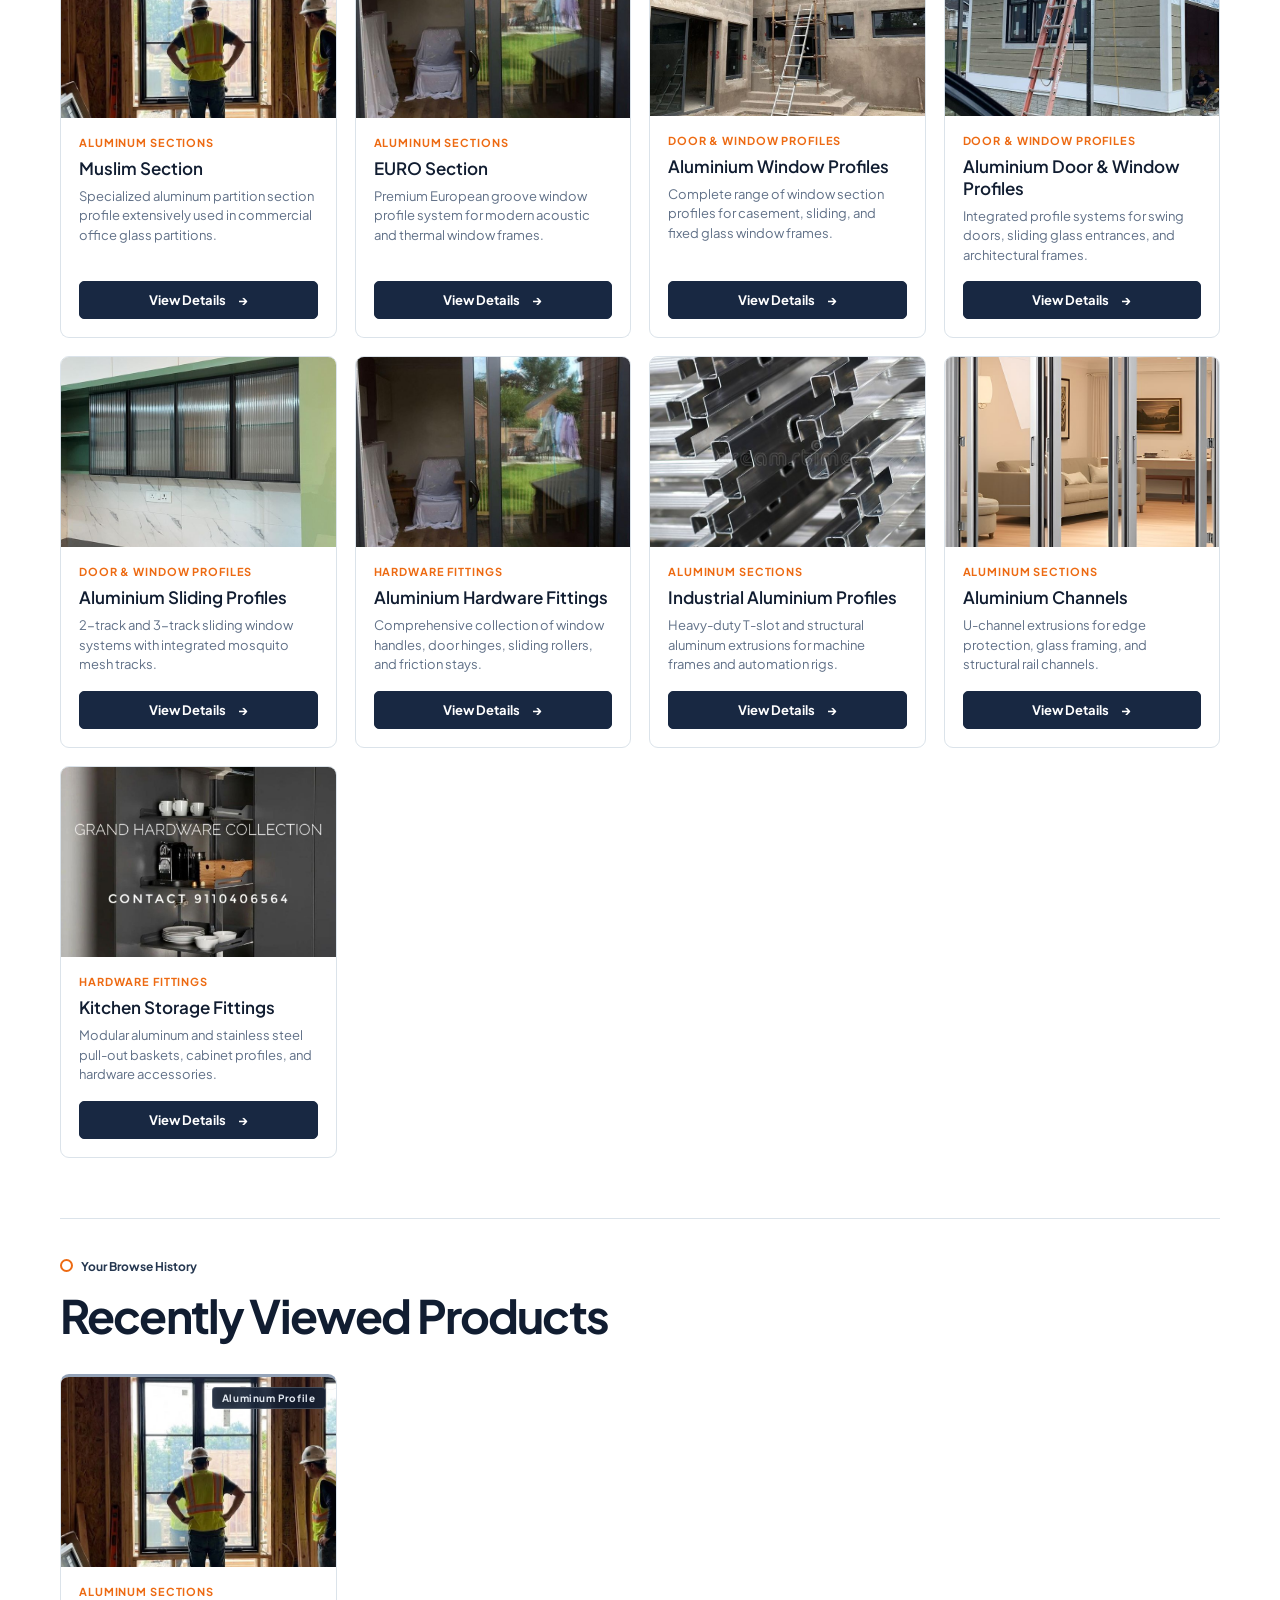
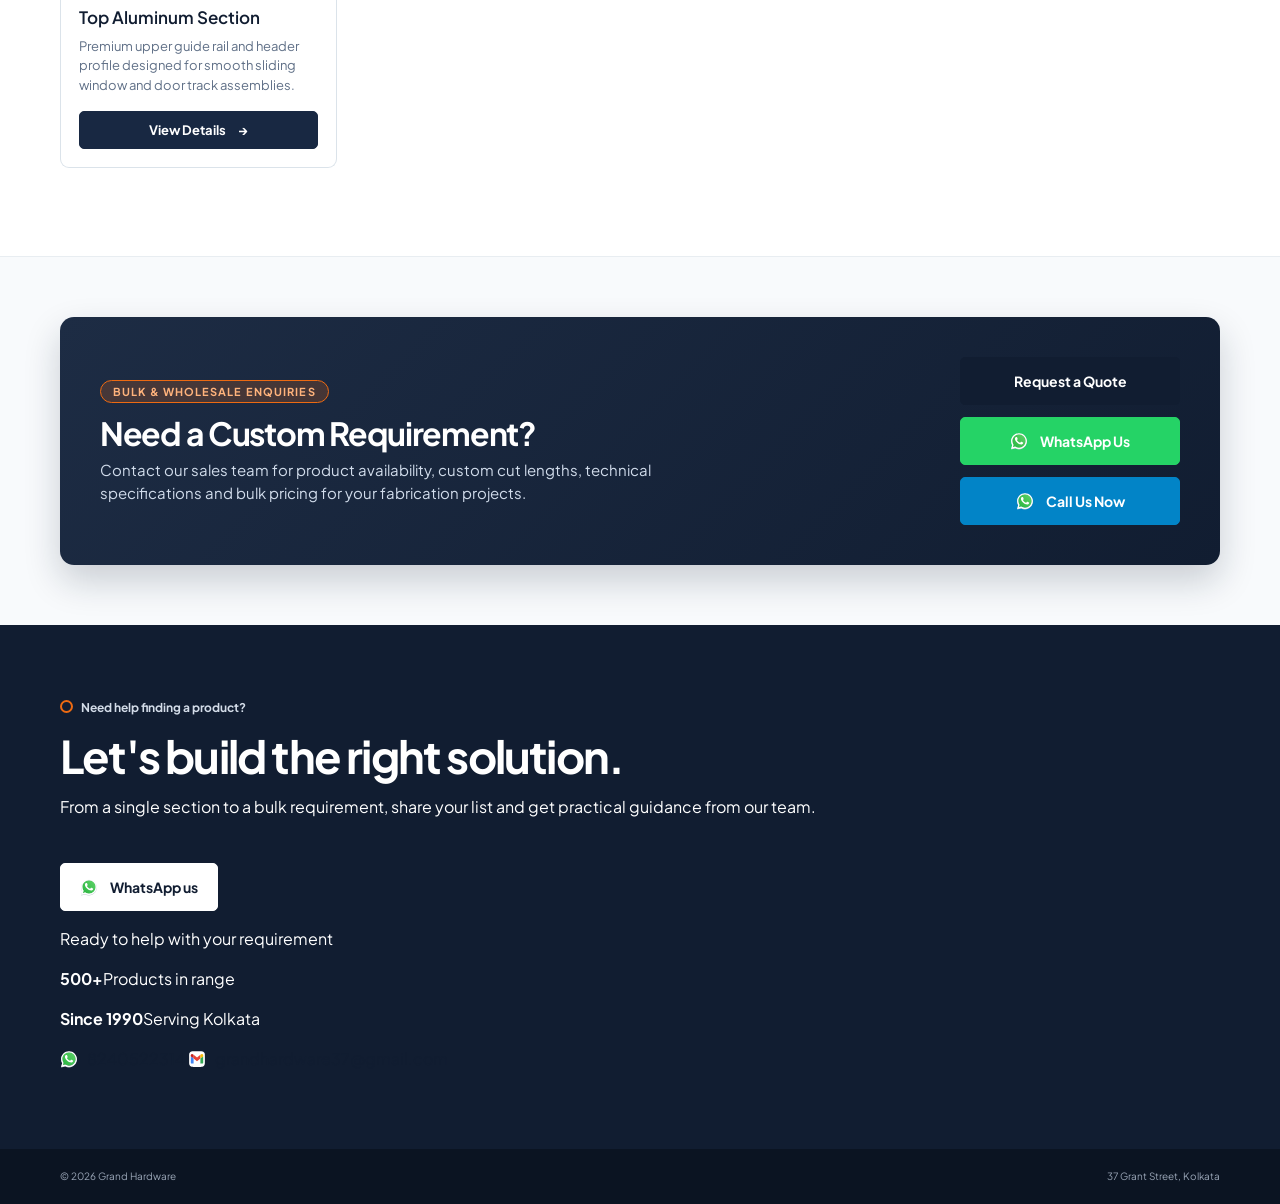
<file: products.html>
<!doctype html>
<html lang="en">
<head>
  <meta charset="utf-8">
  <meta name="viewport" content="width=device-width, initial-scale=1">
  <meta name="description" content="Explore Grand Hardware's complete catalog of Aluminium Sections, Profiles, Door & Window extrusions and hardware fittings in Kolkata.">
  <title>Grand Hardware | Aluminium Sections & Profiles Catalog</title>
  
  <!-- Open Graph / SEO -->
  <meta property="og:title" content="Grand Hardware | Aluminium Sections & Profiles Catalog">
  <meta property="og:description" content="Explore top-quality aluminium sections, profiles, channels, angles and hardware fittings at Grand Hardware, Kolkata.">
  <meta property="og:type" content="website">
  <meta property="og:image" content="https://grandhardware.in/logo/WhatsApp%20Image%202026-09-14%20at%2010.08.38%20PM.jpeg">

  <link rel="icon" type="image/jpeg" href="logo/WhatsApp%20Image%202026-09-14%20at%2010.08.38%20PM.jpeg">
  <link rel="preconnect" href="https://fonts.googleapis.com">
  <link rel="preconnect" href="https://fonts.gstatic.com" crossorigin>
  <link href="https://fonts.googleapis.com/css2?family=Plus+Jakarta+Sans:wght@400;500;600;700;800&display=swap" rel="stylesheet">
  <link rel="stylesheet" href="style.css">
</head>
<body>

  <!-- Header / Navigation -->
  <header class="header">
    <div class="container nav-wrap">
      <a class="brand" href="index.html#home">
        <img src="logo/WhatsApp%20Image%202026-09-14%20at%2010.08.38%20PM.jpeg" alt="Grand Hardware logo">
        <span><b>Grand Hardware</b><small>House of Aluminium</small></span>
      </a>
      <button class="menu-button" aria-label="Open menu" aria-expanded="false">Menu</button>
      <nav class="nav" aria-label="Main navigation">
        <a href="index.html#home">Home</a>
        <a class="active" href="products.html">Products</a>
        <a href="about.html">About</a>
        <a href="reviews.html">Reviews</a>
        <a href="contact.html">Contact</a>
        <a class="nav-cta" href="contact.html#inquiry">Get a quote</a>
      </nav>
    </div>
  </header>

  <!-- Marquee Ticker -->
  <main>
    <!-- Products Catalog Hero -->
    <section class="products-hero">
      <div class="container">
        <div class="hero-catalog-wrap">
          <p class="label">Architectural &amp; Industrial Extrusions</p>
          <h1>Aluminum Sections &amp; Profiles</h1>
          <p class="catalog-subtitle">Explore our range of aluminum sections and profiles for hardware, fabrication and architectural applications.</p>
          
          <!-- Search & Filter Controls -->
          <div class="catalog-controls">
            <div class="search-box">
              <svg class="search-icon" width="20" height="20" viewBox="0 0 24 24" fill="none" stroke="currentColor" stroke-width="2" stroke-linecap="round" stroke-linejoin="round"><circle cx="11" cy="11" r="8"></circle><line x1="21" y1="21" x2="16.65" y2="16.65"></line></svg>
              <input type="text" id="searchInput" placeholder="Search sections e.g. Top, Runner, Angle, Square Tube..." aria-label="Search aluminum products">
              <button id="clearSearchBtn" class="clear-search-btn" aria-label="Clear search" style="display: none;">&times;</button>
            </div>
            
            <div class="filter-tabs" role="tablist" aria-label="Filter products by category">
              <button class="filter-tab active" data-category="all" role="tab" aria-selected="true">All Products</button>
              <button class="filter-tab" data-category="Aluminum Sections" role="tab" aria-selected="false">Aluminum Sections</button>
              <button class="filter-tab" data-category="Door & Window Profiles" role="tab" aria-selected="false">Door & Window Profiles</button>
              <button class="filter-tab" data-category="Hardware Fittings" role="tab" aria-selected="false">Hardware Fittings</button>
            </div>
          </div>
        </div>
      </div>
    </section>

    <!-- Main Products Display Section -->
    <section class="section catalog-grid-section">
      <div class="container">
        <!-- Results Counter & Status -->
        <div class="catalog-header-meta">
          <div class="meta-title">
            <h2 id="catalogCategoryTitle">Aluminum Sections Range</h2>
            <p id="catalogResultsCount">Showing 10 aluminum profiles</p>
          </div>
        </div>

        <!-- Product Cards Grid -->
        <div class="product-grid" id="productGrid">
          <!-- Dynamically loaded via products.js -->
        </div>

        <!-- Empty State Container -->
        <div id="emptyState" class="empty-state" style="display: none;">
          <div class="empty-icon">🔍</div>
          <h3>No matching products found</h3>
          <p>We couldn't find any aluminum sections matching your search query. Try searching for "Top", "Runner", "Angle", "EURO", or clear filters.</p>
          <button id="resetSearchBtn" class="button">View All Products</button>
        </div>

        <!-- Recently Viewed Section -->
        <div id="recentlyViewedWrap" class="recently-viewed-section" style="display: none;">
          <div class="section-title">
            <p class="label">Your Browse History</p>
            <h2>Recently Viewed Products</h2>
          </div>
          <div class="product-grid" id="recentlyViewedGrid"></div>
        </div>
      </div>
    </section>

    <!-- Custom Requirement & Bulk Inquiry CTA -->
    <section class="section cta-banner-section">
      <div class="container">
        <div class="cta-banner-card">
          <div class="cta-content">
            <span class="cta-badge">Bulk &amp; Wholesale Enquiries</span>
            <h2>Need a Custom Requirement?</h2>
            <p>Contact our sales team for product availability, custom cut lengths, technical specifications and bulk pricing for your fabrication projects.</p>
          </div>
          <div class="cta-actions">
            <button class="button light" id="openQuoteModalBtn">Request a Quote</button>
            <a class="button whatsapp-btn" href="https://wa.me/8240522314?text=Hello%20Grand%20Hardware,%20I%20have%20a%20custom%20aluminum%20requirement.%20Please%20guide%20me." target="_blank" rel="noopener">
              <img class="contact-icon" src="all%20svg%20logo/whatsapp-svgrepo-com.svg" alt=""> WhatsApp Us
            </a>
            <a class="button phone-btn" href="tel:8240522314">Call Us Now</a>
          </div>
        </div>
      </div>
    </section>

    <!-- Preserved Contact Section -->
    <section class="contact" id="contact">
      <div class="container contact-panel">
        <div class="contact-copy">
          <p class="label">Need help finding a product?</p>
          <h2>Let's build the right solution.</h2>
          <p>From a single section to a bulk requirement, share your list and get practical guidance from our team.</p>
          <a class="button light" href="https://wa.me/8240522314" target="_blank" rel="noopener">
            <img class="contact-icon" src="all%20svg%20logo/whatsapp-svgrepo-com.svg" alt="">WhatsApp us
          </a>
        </div>
        <aside class="contact-card">
          <p class="availability"><span></span>Ready to help with your requirement</p>
          <div class="contact-stats">
            <p><b>500+</b><span>Products in range</span></p>
            <p><b>Since 1990</b><span>Serving Kolkata</span></p>
          </div>
          <div class="contact-links">
            <a href="tel:8240522314"><img class="contact-icon" src="all%20svg%20logo/whatsapp-svgrepo-com.svg" alt="">8240522314</a>
            <a href="mailto:grandhardware37@gmail.com"><img class="contact-icon" src="all%20svg%20logo/gmail-svgrepo-com.svg" alt="">grandhardware37@gmail.com</a>
          </div>
        </aside>
      </div>
    </section>
  </main>

  <!-- Quote Modal -->
  <div id="quoteModal" class="modal-overlay" aria-hidden="true">
    <div class="modal-container" role="dialog" aria-labelledby="modalTitle">
      <button class="modal-close" id="closeQuoteModalBtn" aria-label="Close modal">&times;</button>
      <div class="modal-header">
        <p class="label">Grand Hardware Inquiry</p>
        <h3 id="modalTitle">Request a Product Quote</h3>
        <p>Fill out the form below to receive pricing and availability details from our Kolkata sales team.</p>
      </div>
      <form class="contact-form modal-form" id="quoteModalForm">
        <label>Selected Product
          <input type="text" id="quoteProductName" name="product" value="Aluminum Sections" readonly>
        </label>
        <label>Your Name
          <input name="name" type="text" placeholder="e.g. Priya Sharma" autocomplete="name" required>
        </label>
        <label>
          <span><img class="field-icon" src="all%20svg%20logo/whatsapp-svgrepo-com.svg" alt="">Phone / WhatsApp</span>
          <input name="phone" type="tel" placeholder="+91 98765 43210" autocomplete="tel" required>
        </label>
        <label>
          <span><img class="field-icon" src="all%20svg%20logo/gmail-svgrepo-com.svg" alt="">Email</span>
          <input name="email" type="email" placeholder="grandhardware37@gmail.com" autocomplete="email">
        </label>
        <label class="message">Requirements &amp; Quantities
          <textarea name="text" rows="4" placeholder="Mention required lengths, quantity, thickness, or finish..." required></textarea>
        </label>
        <div class="contact-actions">
          <button class="button light" type="button" data-modal-submit="whatsapp">
            <img class="contact-icon" src="all%20svg%20logo/whatsapp-svgrepo-com.svg" alt="">Send via WhatsApp
          </button>
          <button class="button email-button" type="button" data-modal-submit="email">
            <img class="contact-icon" src="all%20svg%20logo/gmail-svgrepo-com.svg" alt="">Send via Email
          </button>
        </div>
      </form>
    </div>
  </div>

  <!-- Scroll To Top Button -->
  <button id="scrollToTopBtn" class="scroll-top-btn" aria-label="Scroll to top">↑</button>

  <!-- Footer -->
  <footer>
    <div class="container">
      <span>© 2026 Grand Hardware</span>
      <span>37 Grant Street, Kolkata</span>
    </div>
  </footer>

  <!-- Scripts -->
  <script src="products-data.js"></script>
  <script src="script.js"></script>
  <script src="products.js"></script>
</body>
</html>
</file>
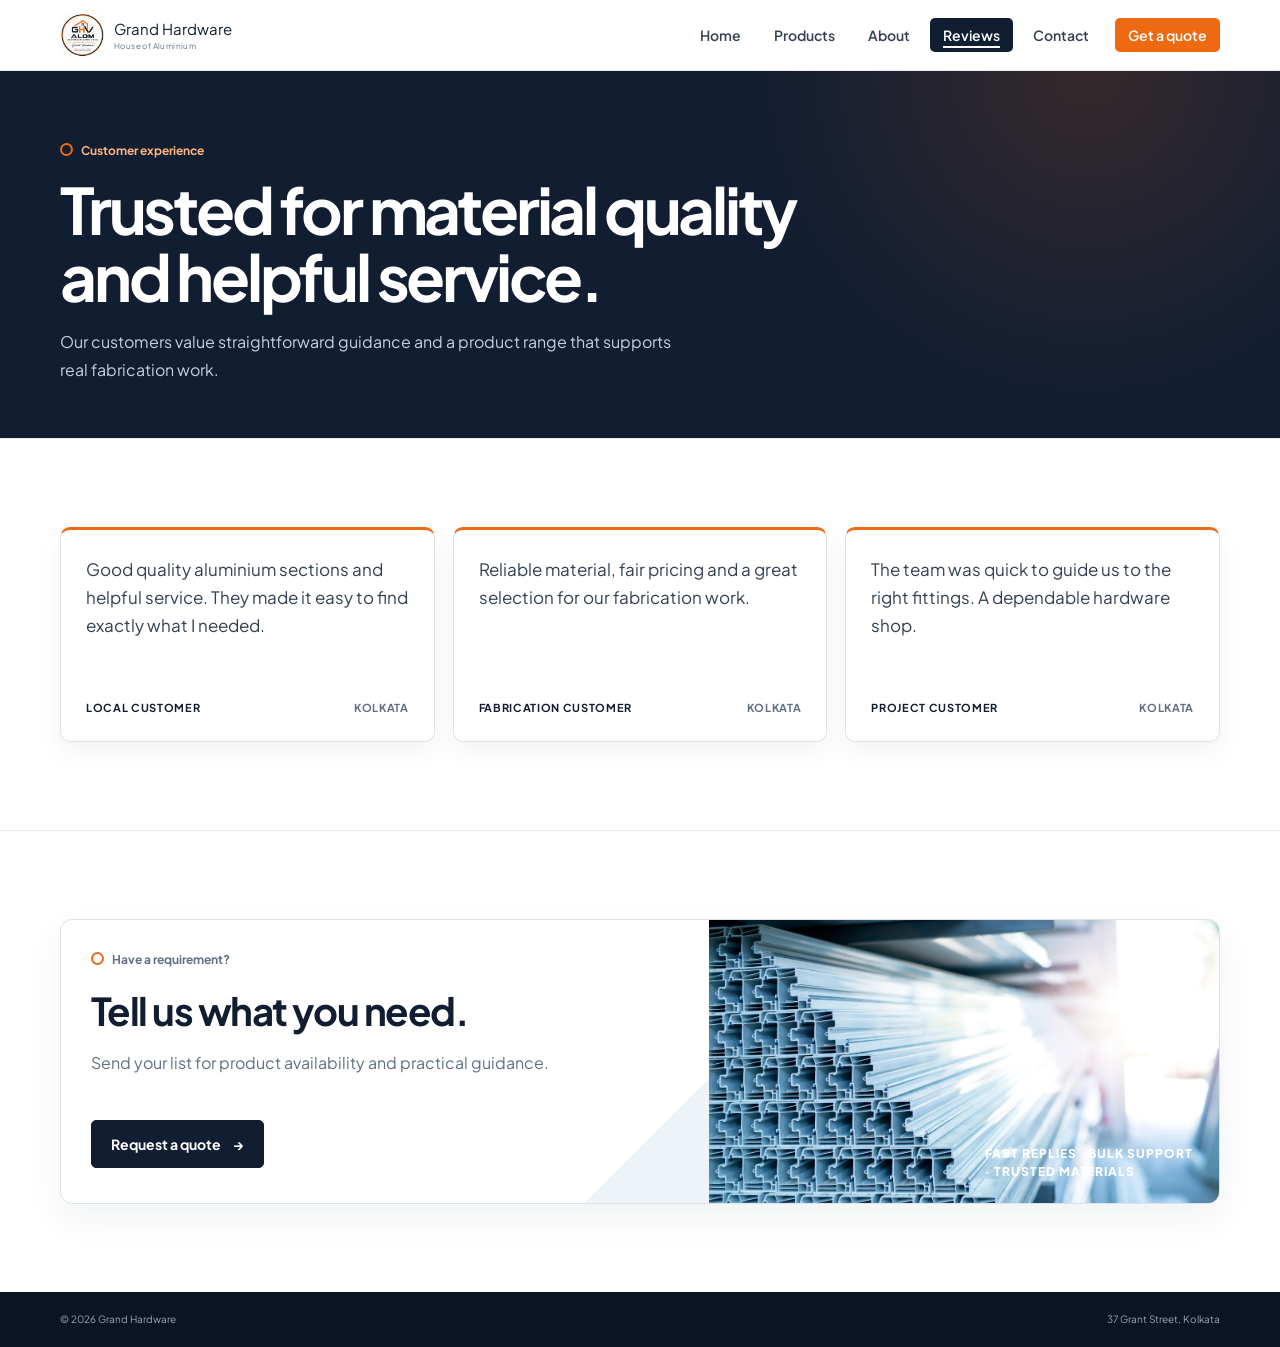
<file: reviews.html>
<!doctype html>
<html lang="en"><head><meta charset="utf-8"><meta name="viewport" content="width=device-width, initial-scale=1"><meta name="description" content="Customer reviews for Grand Hardware Kolkata."><title>Reviews | Grand Hardware</title><link rel="preconnect" href="https://fonts.googleapis.com"><link rel="preconnect" href="https://fonts.gstatic.com" crossorigin><link href="https://fonts.googleapis.com/css2?family=Plus+Jakarta+Sans:wght@400;500;600;700;800&display=swap" rel="stylesheet"><link rel="stylesheet" href="style.css"></head>
<body><header class="header"><div class="container nav-wrap"><a class="brand" href="index.html"><img src="logo/WhatsApp%20Image%202026-09-14%20at%2010.08.38%20PM.jpeg" alt="Grand Hardware logo"><span><b>Grand Hardware</b><small>House of Aluminium</small></span></a><button class="menu-button" aria-label="Open menu" aria-expanded="false">Menu</button><nav class="nav" aria-label="Main navigation"><a href="index.html">Home</a><a href="products.html">Products</a><a href="about.html">About</a><a class="active" href="reviews.html">Reviews</a><a href="contact.html">Contact</a><a class="nav-cta" href="contact.html#inquiry">Get a quote</a></nav></div></header>
<main><section class="page-hero"><div class="container"><p class="label">Customer experience</p><h1>Trusted for material quality and helpful service.</h1><p>Our customers value straightforward guidance and a product range that supports real fabrication work.</p></div></section><section class="section"><div class="container review-grid"><blockquote><p>Good quality aluminium sections and helpful service. They made it easy to find exactly what I needed.</p><footer><b>Local customer</b><span>Kolkata</span></footer></blockquote><blockquote><p>Reliable material, fair pricing and a great selection for our fabrication work.</p><footer><b>Fabrication customer</b><span>Kolkata</span></footer></blockquote><blockquote><p>The team was quick to guide us to the right fittings. A dependable hardware shop.</p><footer><b>Project customer</b><span>Kolkata</span></footer></blockquote></div></section><section class="section"><div class="container modern-card"><p class="label">Have a requirement?</p><h2>Tell us what you need.</h2><p>Send your list for product availability and practical guidance.</p><a class="button" href="contact.html#inquiry">Request a quote <span>→</span></a></div></section></main><footer><div class="container"><span>© 2026 Grand Hardware</span><span>37 Grant Street, Kolkata</span></div></footer><script src="script.js"></script></body></html>
</file>
<file: style.css>
:root {
    --navy: #111d31;
    --muted: #607087;
    --paper: #f8fafc;
    --line: #dbe3ea;
    --orange: #ed6a12;
    --orange-hover: #ff7a1a;
    --serif: "Plus Jakarta Sans", Arial, sans-serif;
    --sans: "Plus Jakarta Sans", Arial, sans-serif;
    --metallic-glow: rgba(237, 106, 18, 0.15);
    --metal-gradient: linear-gradient(135deg, #1d2c44 0%, #111d31 100%);
}

* {
    box-sizing: border-box
}

html {
    scroll-behavior: smooth
}

body {
    margin: 0;
    overflow-x: hidden;
    color: var(--navy);
    background: var(--paper);
    font-family: var(--sans);
    font-size: 16px;
    line-height: 1.5
}

.container {
    width: min(1160px, calc(100% - 40px));
    margin: auto
}

.header {
    position: sticky;
    top: 0;
    z-index: 10;
    background: rgba(255, 255, 255, .94);
    border-bottom: 1px solid #e7ebef;
    backdrop-filter: blur(10px);
    animation: header-in .5s ease both
}

.nav-wrap {
    height: 70px;
    display: flex;
    align-items: center;
    justify-content: space-between
}

.brand {
    display: flex;
    align-items: center;
    gap: 9px;
    text-decoration: none
}

.brand img {
    width: auto;
    height: 45px;
    object-fit: contain;
    border-radius: 7px
}

.brand span {
    display: grid
}

.brand b {
    font: 400 15px var(--serif);
    color: var(--navy);
}

.brand small {
    margin-top: 2px;
    color: var(--muted);
    font-size: 8px;
    letter-spacing: .05em
}

.nav {
    display: flex;
    gap: 7px
}

.nav a {
    position: relative;
    padding: 8px 13px;
    border-radius: 5px;
    color: #344055;
    font: 600 14px var(--serif);
    text-decoration: none;
    transition: background .2s, color .2s, transform .2s
}

.nav a:hover {
    background: #edf1f5;
    transform: translateY(-1px)
}

.nav a.active {
    color: #fff;
    background: var(--navy)
}

.nav a::after {
    content: "";
    position: absolute;
    right: 13px;
    bottom: 4px;
    left: 13px;
    height: 2px;
    background: var(--orange);
    transform: scaleX(0);
    transition: transform .2s
}

.nav a:hover::after,
.nav a.active::after {
    transform: scaleX(1)
}

.nav a.active::after {
    background: #fff
}

.nav .nav-cta { margin-left: 6px; color: #fff; background: var(--orange) }
.nav .nav-cta::after { display: none }
.nav .nav-cta:hover { background: var(--orange-hover); color: #fff }

.supply-strip { padding: 76px 0; background: var(--navy); color: #fff }
.supply-grid { display: grid; grid-template-columns: 1fr 1fr; gap: 64px; align-items: center }
.supply-strip .label { color: #ffb37c }
.supply-strip h2 { max-width: 520px; margin: 0; font-size: clamp(30px, 4vw, 46px); line-height: 1.1; letter-spacing: -.04em }
.supply-strip p:not(.label) { max-width: 520px; margin: 18px 0 0; color: #c5d0de; line-height: 1.7 }
.supply-strip figure { position: relative; overflow: hidden; margin: 0; min-height: 300px; border-radius: 10px; background: #253750 }
.supply-strip figure::after { content: ""; position: absolute; inset: 0; background: linear-gradient(120deg, rgba(17,29,49,.42), transparent 55%) }
.supply-strip img { display: block; width: 100%; min-height: 300px; height: 100%; object-fit: cover }
.supply-strip figcaption { position: absolute; z-index: 1; right: 16px; bottom: 13px; left: 16px; color: #fff; font-size: 11px; font-weight: 700; letter-spacing: .08em; text-transform: uppercase }
.text-link { display: inline-flex; gap: 8px; margin-top: 24px; color: #fff; font-weight: 700; text-decoration: none }
.text-link:hover { color: #ffb37c }

.home-page .product-card:nth-child(n+5), .home-page #inquiry { display: none }
.home-catalog-action { margin: 30px 0 0; text-align: center }
.home-catalog-action .button { margin: 0 }
.page-hero { padding: 72px 0 54px; background: radial-gradient(circle at 85% 0, rgba(237,106,18,.16), transparent 30%), var(--navy); color: #fff }
.page-hero .label { color: #ffb37c }
.page-hero h1 { max-width: 740px; margin: 0; font-size: clamp(38px, 6vw, 64px); line-height: 1.05; letter-spacing: -.05em }
.page-hero p:last-child { max-width: 630px; margin: 18px 0 0; color: #c5d0de; line-height: 1.75 }
.page-grid { display: grid; grid-template-columns: 1fr 1fr; gap: 32px; align-items: stretch }
.modern-card { padding: 30px; border: 1px solid var(--line); border-radius: 12px; background: #fff; box-shadow: 0 14px 35px rgba(17,29,49,.06) }
.modern-card h2, .modern-card h3 { margin: 0 0 12px }
.modern-card h2 { font-size: clamp(28px, 3vw, 42px); line-height: 1.14; letter-spacing: -.04em }

body:has(.page-hero) .about-video { background-image: url("product%20image%20box/aluminium-profiles-detail.jpg") }
body:has(.page-hero) .about-video figcaption { display: none }

/* Polished contact links, form actions and page call-to-actions. */
.service-points li.contact-list-item::before { display: none }
.service-points li.contact-list-item { gap: 0 }
.service-points li.contact-list-item a, .contact-links a { display: inline-flex; align-items: center; gap: 9px; color: var(--navy); text-decoration: none }
.service-points li.contact-list-item a:hover, .contact-links a:hover { color: var(--orange) }
.map-icon { border-radius: 50% }
.contact-form.modern-card { border-top: 4px solid var(--orange); box-shadow: 0 18px 40px rgba(17,29,49,.1) }
.contact-form .contact-actions { grid-column: 1 / -1; margin-top: 4px }
.contact-form .contact-actions .button { display: inline-flex; align-items: center; gap: 8px; min-width: 178px }
.contact-form .contact-actions .light { background: var(--orange); color: #fff }
body:has(.review-grid) .modern-card { position: relative; min-height: 285px; overflow: hidden; padding-right: 52%; background: linear-gradient(135deg,#fff 0 56%,#edf3f7 56%) }
body:has(.review-grid) .modern-card::after { content: ""; position: absolute; top: 0; right: 0; bottom: 0; width: 44%; background: url("product%20image%20box/aluminium-profiles-detail.jpg") center / cover no-repeat }
body:has(.review-grid) .modern-card::before { content: "Fast replies · bulk support · trusted materials"; position: absolute; z-index: 1; right: 24px; bottom: 22px; max-width: 210px; color: #fff; font-size: 12px; font-weight: 800; letter-spacing: .08em; line-height: 1.5; text-transform: uppercase }
body:has(.page-hero) .about-video { background-image: url("product%20image%20box/aluminium-profiles-detail.jpg") }
body:has(.page-hero) .about-video figcaption { display: none }

@media (max-width: 768px) {
  body:has(.review-grid) .modern-card { padding-right: 30px; padding-bottom: 235px; background: #fff }
  body:has(.review-grid) .modern-card::after { top: auto; width: 100%; height: 205px }
}
.modern-card p { color: var(--muted); line-height: 1.7 }
.about-video { margin: 0; overflow: hidden }.about-video video,.about-video img { display: block; width: 100%; min-height: 280px; object-fit: cover; border-radius: 7px }.about-video figcaption { padding-top: 11px; color: var(--muted); font-size: 11px; font-weight: 700; letter-spacing: .08em; text-transform: uppercase }
.service-points { display: grid; gap: 14px; padding: 0; margin: 22px 0 0; list-style: none }
.service-points li { display: flex; gap: 10px; align-items: flex-start; color: #344055; font-weight: 600 }
.service-points li::before { content: "✓"; display: grid; place-items: center; flex: 0 0 22px; height: 22px; border-radius: 50%; background: #fff0e5; color: var(--orange) }
.stat-row { display: grid; grid-template-columns: repeat(3,1fr); gap: 14px; padding: 14px; overflow: hidden; border: 1px solid #2a3e59; border-radius: 14px; background: linear-gradient(135deg,#142235,#1f3550); box-shadow: 0 16px 32px rgba(17,29,49,.14) }
.stat-row div { position: relative; padding: 30px 16px 25px; overflow: hidden; border: 1px solid rgba(255,255,255,.12); border-radius: 9px; background: rgba(255,255,255,.06); text-align: center; transition: transform .25s ease,background .25s ease }.stat-row div::before { content: ""; position: absolute; top: 0; left: 50%; width: 38px; height: 3px; border-radius: 0 0 4px 4px; background: var(--orange); transform: translateX(-50%) }.stat-row div:hover { background: rgba(255,255,255,.12); transform: translateY(-4px) }.stat-row b { display: block; color: #ff7a1a; font-size: clamp(31px,3vw,40px); letter-spacing: -.05em; line-height: 1 }.stat-row span { display: block; margin-top: 10px; color: #d9e3ee; font-size: 12px; font-weight: 700; letter-spacing: .04em; text-transform: uppercase }
.review-grid { display: grid; grid-template-columns: repeat(3,1fr); gap: 18px }
.review-grid blockquote { display: flex; flex-direction: column; min-height: 215px; margin: 0; padding: 25px; border: 1px solid var(--line); border-top: 3px solid var(--orange); border-radius: 10px; background: #fff; box-shadow: 0 10px 25px rgba(17,29,49,.05) }
.review-grid blockquote > p { margin: 0; color: #344055; font-size: 17px; line-height: 1.65 }.review-grid footer { display: flex; justify-content: space-between; margin-top: auto; padding-top: 20px; color: var(--muted); font-size: 11px; font-weight: 700; text-transform: uppercase; letter-spacing: .06em }.review-grid footer b { color: var(--navy) }
.contact-form { display: grid; grid-template-columns: 1fr 1fr; gap: 18px 20px; margin: 0; color: var(--navy) }.contact-form label { display: grid; gap: 7px; font-size: 11px; font-weight: 700; letter-spacing: .08em; text-transform: uppercase }.contact-form input,.contact-form select,.contact-form textarea { width: 100%; padding: 13px 14px; border: 1px solid #ccd6e0; border-radius: 6px; background: #fff; color: var(--navy); font: 400 14px var(--sans) }.contact-form input:focus,.contact-form select:focus,.contact-form textarea:focus { outline: 2px solid rgba(237,106,18,.25); border-color: var(--orange) }.contact-form textarea { resize: vertical }.contact-form .message { grid-column: 1 / -1 }.contact-form .contact-actions { display: flex; flex-wrap: wrap; gap: 10px }.contact-form .button { margin: 0; border: 0; cursor: pointer }.email-button { color: var(--navy); background: #fff; border: 1px solid var(--navy) !important }
.contact-icon { width: 18px; height: 18px; flex: 0 0 18px; object-fit: contain }
.field-icon { width: 15px; height: 15px; object-fit: contain }
.review-grid footer { padding: 20px 0 0; background: transparent }
body:has(.page-hero) .about-video { min-height: 330px; background: #fff url("product%20image%20box/shop4.png") center / cover no-repeat }
body:has(.page-hero) .about-video video { display: none }
body:has(.page-hero) .about-video figcaption { position: relative; top: 285px; padding: 10px 12px; background: rgba(255,255,255,.94) }

.menu-button {
    display: none
}

.hero {
    min-height: 600px;
    display: grid;
    align-items: center;
    background-image: radial-gradient(#d8e0e8 1px, transparent 1px);
    background-size: 20px 20px
}

.hero-grid {
    display: grid;
    grid-template-columns: 1fr 1fr;
    align-items: center;
    gap: 75px;
    padding: 74px 0
}

.label {
    margin: 0 0 18px;
    color: #253750;
    font: 700 12px var(--serif)
}

.label::before {
    content: "";
    display: inline-block;
    width: 9px;
    height: 9px;
    margin-right: 8px;
    border: 2px solid var(--orange);
    border-radius: 50%;
    vertical-align: -1px
}

.hero h1,
.section h2,
.contact h2 {
    margin: 0;
    font: 700 clamp(47px, 6vw, 76px)/1.02 var(--serif);
    letter-spacing: -.04em
}

.subhead {
    margin: 10px 0 20px;
    color: #53647d;
    font: 600 27px var(--serif)
}

.intro {
    max-width: 510px;
    margin: 0;
    color: #2d405a;
    font: 500 16px/1.75 var(--serif)
}

.button {
    display: inline-flex;
    align-items: center;
    justify-content: center;
    gap: 12px;
    margin-top: 28px;
    padding: 14px 19px;
    color: #fff;
    background: var(--navy);
    border: 1px solid var(--navy);
    border-radius: 5px;
    font: 700 14px var(--serif);
    text-decoration: none;
    cursor: pointer;
    transition: transform .2s, box-shadow .2s, background .2s
}

.button:hover {
    transform: translateY(-2px);
    box-shadow: 0 9px 18px rgba(17, 29, 49, .15)
}

.quick-stats {
    display: flex;
    gap: 28px;
    margin-top: 43px;
    color: var(--muted);
    font-size: 10px
}

.quick-stats span {
    display: grid;
    gap: 3px;
    padding-left: 13px;
    border-left: 1px solid #cbd5df
}

.quick-stats span:first-child {
    padding-left: 0;
    border: 0
}

.quick-stats b {
    color: var(--navy);
    font: 400 15px var(--serif)
}

.shop-images {
    display: grid;
    gap: 22px
}

.shop-images figure {
    margin: 0;
    overflow: hidden;
    border: 1px solid #dce3ea;
    border-radius: 8px;
    background: #fff;
    box-shadow: 0 13px 25px rgba(20, 34, 53, .13)
}

.shop-images img {
    display: block;
    width: 100%;
    transition: transform .45s ease
}

.shop-main img {
    height: 330px;
    object-fit: cover;
    object-position: center
}

.shop-small img {
    height: 280px;
    object-fit: cover;
    object-position: center
}

.shop-images figure:hover img,
.product-card:hover img {
    transform: scale(1.045)
}

figcaption {
    padding: 10px 13px;
    font: 400 12px var(--serif)
}

.section {
    padding: 88px 0;
    background: #fff;
    border-top: 1px solid #e8edf1
}

.section-title {
    margin-bottom: 36px
}

.section-title h2,
.about h2 {
    font-size: 46px
}

.section-title>p:last-child {
    max-width: 500px;
    margin: 12px 0 0;
    color: var(--muted);
    font-size: 15px
}

.product-grid {
    display: grid;
    grid-template-columns: repeat(4, 1fr);
    gap: 18px
}

.product-card {
    position: relative;
    display: flex;
    flex-direction: column;
    overflow: hidden;
    background: #fff;
    border: 1px solid var(--line);
    border-radius: 9px;
    transition: transform .22s, box-shadow .22s, border-color .22s
}

.product-card:hover {
    transform: translateY(-4px);
    box-shadow: 0 12px 22px rgba(20, 34, 53, .1);
    border-color: #cbd5e1;
}

.product-image {
    position: relative;
    height: 190px;
    background: #f0f3f6;
    overflow: hidden
}

.product-image img {
    width: 100%;
    height: 100%;
    object-fit: cover;
    transition: transform .45s ease
}

.product-card h3 {
    margin: 0;
    font: 600 17px/1.3 var(--serif);
    color: var(--navy);
}

.about {
    background: var(--paper)
}

.about-grid {
    display: grid;
    grid-template-columns: .55fr 1fr;
    gap: 60px
}

.about-grid .label {
    margin-top: 8px
}

.about h2 {
    max-width: 600px
}

.about p:last-child {
    max-width: 650px;
    margin: 18px 0 0;
    color: var(--muted);
    font-size: 15px;
    line-height: 1.75
}

.contact {
    padding: 75px 0;
    background: var(--navy);
    color: #fff
}

.contact .label {
    color: #d3dce8
}

.contact h2 {
    font-size: 45px
}

.contact .light {
    color: var(--navy);
    background: #fff;
    border-color: #fff
}

footer {
    padding: 20px 0;
    background: #0b1422;
    color: #9aa6b7;
    font-size: 10px
}

footer .container {
    display: flex;
    justify-content: space-between
}

/* ====================================================
   PRODUCTS CATALOG HERO & FILTERS
   ==================================================== */
.products-hero {
    padding: 64px 0 42px;
    background: var(--navy);
    color: #fff;
    background-image: radial-gradient(circle at 15% 20%, #1e314f 0, transparent 35%), radial-gradient(circle at 85% 80%, rgba(237, 106, 18, .18) 0, transparent 30%);
    border-bottom: 1px solid rgba(255, 255, 255, 0.1);
}

.products-hero .label {
    color: #ffb37c;
}

.products-hero h1 {
    font-size: clamp(36px, 5vw, 62px);
    margin: 0 0 12px;
    color: #fff;
    letter-spacing: -.03em;
}

.catalog-subtitle {
    max-width: 640px;
    margin: 0 0 32px;
    color: #c0cedf;
    font-size: 17px;
    line-height: 1.6;
}

.catalog-controls {
    display: flex;
    flex-direction: column;
    gap: 20px;
    margin-top: 24px;
}

.search-box {
    position: relative;
    max-width: 640px;
    width: 100%;
}

.search-icon {
    position: absolute;
    top: 50%;
    left: 16px;
    transform: translateY(-50%);
    color: var(--muted);
    pointer-events: none;
}

.search-box input {
    width: 100%;
    padding: 14px 44px 14px 48px;
    border: 1px solid rgba(255, 255, 255, 0.2);
    border-radius: 8px;
    background: rgba(255, 255, 255, 0.96);
    color: var(--navy);
    font: 500 15px var(--sans);
    box-shadow: 0 8px 24px rgba(0, 0, 0, 0.2);
    transition: border-color .2s, box-shadow .2s;
}

.search-box input:focus {
    outline: none;
    border-color: var(--orange);
    box-shadow: 0 0 0 3px rgba(237, 106, 18, 0.3);
}

.clear-search-btn {
    position: absolute;
    top: 50%;
    right: 14px;
    transform: translateY(-50%);
    background: none;
    border: none;
    font-size: 20px;
    color: var(--muted);
    cursor: pointer;
    padding: 0;
    line-height: 1;
}

.filter-tabs {
    display: flex;
    flex-wrap: wrap;
    gap: 10px;
}

.filter-tab {
    padding: 9px 18px;
    border: 1px solid rgba(255, 255, 255, 0.18);
    border-radius: 999px;
    background: rgba(255, 255, 255, 0.08);
    color: #e2e8f0;
    font: 600 13px var(--sans);
    cursor: pointer;
    transition: all .2s ease;
}

.filter-tab:hover {
    background: rgba(255, 255, 255, 0.16);
    color: #fff;
}

.filter-tab.active {
    background: var(--orange);
    border-color: var(--orange);
    color: #fff;
    box-shadow: 0 4px 14px rgba(237, 106, 18, 0.4);
}

/* Catalog Grid Header Meta */
.catalog-header-meta {
    display: flex;
    align-items: center;
    justify-content: space-between;
    margin-bottom: 28px;
}

.meta-title h2 {
    font-size: 32px;
    margin: 0;
}

.meta-title p {
    margin: 4px 0 0;
    color: var(--muted);
    font-size: 14px;
}

/* Card Styling Enhancements */
.catalog-card {
    display: flex;
    flex-direction: column;
}

.catalog-card .product-card-body {
    display: flex;
    flex-direction: column;
    flex: 1;
    padding: 18px;
}

.card-category {
    display: inline-block;
    margin-bottom: 8px;
    color: var(--orange);
    font: 700 11px var(--sans);
    text-transform: uppercase;
    letter-spacing: .08em;
}

.card-short-desc {
    margin: 8px 0 16px;
    color: var(--muted);
    font-size: 13px;
    line-height: 1.5;
    flex: 1;
}

.card-footer-actions {
    margin-top: auto;
}

.card-btn {
    width: 100%;
    margin-top: 0;
    padding: 10px 14px;
    font-size: 13px;
    background: #182842;
    border-color: #182842;
}

.card-btn:hover {
    background: var(--orange);
    border-color: var(--orange);
}

.metallic-card {
    border-top: 3px solid #94a3b8;
}

.metallic-badge {
    position: absolute;
    top: 10px;
    right: 10px;
    z-index: 2;
    padding: 4px 9px;
    background: rgba(17, 29, 49, 0.88);
    color: #e2e8f0;
    border: 1px solid rgba(255, 255, 255, 0.2);
    border-radius: 4px;
    font: 700 10px var(--sans);
    letter-spacing: .06em;
    backdrop-filter: blur(4px);
}

/* Empty State */
.empty-state {
    padding: 60px 20px;
    text-align: center;
    background: #f1f5f9;
    border-radius: 12px;
    border: 1px dashed var(--line);
    margin: 30px 0;
}

.empty-icon {
    font-size: 48px;
    margin-bottom: 12px;
}

.empty-state h3 {
    margin: 0 0 8px;
    font-size: 22px;
}

.empty-state p {
    max-width: 480px;
    margin: 0 auto 20px;
    color: var(--muted);
    font-size: 14px;
}

/* Recently Viewed */
.recently-viewed-section {
    margin-top: 60px;
    padding-top: 40px;
    border-top: 1px solid var(--line);
}

/* CTA Banner Card */
.cta-banner-section {
    background: var(--paper);
    padding: 60px 0;
}

.cta-banner-card {
    display: grid;
    grid-template-columns: 1fr auto;
    align-items: center;
    gap: 40px;
    padding: 40px;
    background: var(--metal-gradient);
    border-radius: 14px;
    color: #fff;
    box-shadow: 0 16px 36px rgba(17, 29, 49, 0.2);
}

.cta-badge {
    display: inline-block;
    padding: 4px 12px;
    background: rgba(237, 106, 18, 0.2);
    color: #ffb37c;
    border: 1px solid var(--orange);
    border-radius: 999px;
    font: 700 11px var(--sans);
    text-transform: uppercase;
    letter-spacing: .1em;
    margin-bottom: 14px;
}

.cta-content h2 {
    margin: 0 0 10px;
    font-size: 32px;
    color: #fff;
}

.cta-content p {
    margin: 0;
    color: #d1dceb;
    max-width: 600px;
    font-size: 15px;
}

.cta-actions {
    display: flex;
    flex-direction: column;
    gap: 12px;
    min-width: 220px;
}

.cta-actions .button {
    margin: 0;
    width: 100%;
}

.whatsapp-btn {
    background: #25d366 !important;
    border-color: #25d366 !important;
    color: #fff !important;
}

.whatsapp-btn:hover {
    background: #1eb956 !important;
}

.phone-btn {
    background: #0284c7 !important;
    border-color: #0284c7 !important;
    color: #fff !important;
}

.phone-btn:hover {
    background: #0369a1 !important;
}

/* ====================================================
   PRODUCT DETAIL PAGE STYLES & 3D VIEWER
   ==================================================== */
.detail-breadcrumb-bar {
    padding: 16px 0;
    background: #fff;
    border-bottom: 1px solid var(--line);
}

.breadcrumb {
    display: flex;
    flex-wrap: wrap;
    align-items: center;
    gap: 8px;
    font-size: 13px;
    color: var(--muted);
}

.breadcrumb a {
    color: var(--navy);
    text-decoration: none;
    font-weight: 500;
}

.breadcrumb a:hover {
    color: var(--orange);
}

.breadcrumb .sep {
    color: #cbd5e1;
}

.breadcrumb .current {
    color: var(--orange);
    font-weight: 700;
}

.detail-hero-section {
    padding: 48px 0;
    background: #fff;
}

.detail-grid {
    display: grid;
    grid-template-columns: 1fr 1fr;
    gap: 48px;
    align-items: start;
}

/* 3D Viewer Card */
.viewer-card {
    position: relative;
    background: #0f172a;
    border: 1px solid #1e293b;
    border-radius: 12px;
    overflow: hidden;
    box-shadow: 0 20px 40px rgba(0, 0, 0, 0.25);
}

.viewer-header {
    display: flex;
    justify-content: space-between;
    align-items: center;
    padding: 14px 18px;
    background: rgba(255, 255, 255, 0.05);
    border-bottom: 1px solid rgba(255, 255, 255, 0.1);
}

.badge-3d {
    display: flex;
    align-items: center;
    gap: 7px;
    color: #ffb37c;
    font: 700 11px var(--sans);
    text-transform: uppercase;
    letter-spacing: .08em;
}

.badge-3d span {
    width: 8px;
    height: 8px;
    background: #22c55e;
    border-radius: 50%;
    box-shadow: 0 0 8px #22c55e;
}

.material-tag {
    color: #94a3b8;
    font-size: 12px;
    font-weight: 600;
}

.canvas-wrapper {
    position: relative;
    width: 100%;
    height: 380px;
    background: radial-gradient(circle at 50% 50%, #1e293b 0%, #0f172a 100%);
    cursor: grab;
}

.canvas-wrapper:active {
    cursor: grabbing;
}

#threeCanvas {
    display: block;
    width: 100%;
    height: 100%;
    touch-action: none;
}

.fallback-image-wrap {
    width: 100%;
    height: 100%;
    display: flex;
    align-items: center;
    justify-content: center;
    padding: 20px;
}

.fallback-image-wrap img {
    max-width: 100%;
    max-height: 100%;
    object-fit: contain;
    border-radius: 8px;
}

.viewer-overlay-tips {
    position: absolute;
    top: 12px;
    left: 12px;
    display: flex;
    flex-direction: column;
    gap: 4px;
    pointer-events: none;
}

.viewer-overlay-tips span {
    display: inline-block;
    padding: 4px 9px;
    background: rgba(15, 23, 42, 0.75);
    color: #cbd5e1;
    font-size: 11px;
    border-radius: 4px;
    backdrop-filter: blur(4px);
}

.viewer-toolbar {
    position: absolute;
    bottom: 12px;
    right: 12px;
    display: flex;
    gap: 6px;
    z-index: 5;
}

.viewer-tool-btn {
    display: flex;
    align-items: center;
    gap: 5px;
    padding: 6px 12px;
    background: rgba(30, 41, 59, 0.85);
    color: #f8fafc;
    border: 1px solid rgba(255, 255, 255, 0.15);
    border-radius: 6px;
    font: 600 11px var(--sans);
    cursor: pointer;
    backdrop-filter: blur(4px);
    transition: background .2s, border-color .2s;
}

.viewer-tool-btn:hover {
    background: rgba(51, 65, 85, 0.95);
    border-color: var(--orange);
}

.viewer-tool-btn.active {
    background: var(--orange);
    border-color: var(--orange);
}

.viewer-footer-note {
    padding: 10px 16px;
    background: #090d16;
    color: #64748b;
    font-size: 11px;
    text-align: center;
    border-top: 1px solid rgba(255, 255, 255, 0.05);
}

.viewer-footer-note p {
    margin: 0;
}

/* Info Column */
.info-column {
    display: flex;
    flex-direction: column;
}

.back-link {
    display: inline-block;
    margin-bottom: 16px;
    color: var(--muted);
    font-size: 13px;
    text-decoration: none;
    font-weight: 600;
}

.back-link:hover {
    color: var(--orange);
}

.detail-category-badge {
    display: inline-block;
    align-self: flex-start;
    padding: 4px 10px;
    background: #e0f2fe;
    color: #0369a1;
    border-radius: 4px;
    font: 700 11px var(--sans);
    text-transform: uppercase;
    letter-spacing: .06em;
    margin-bottom: 12px;
}

.detail-title {
    font-size: 38px;
    margin: 0 0 12px;
    color: var(--navy);
}

.detail-short-desc {
    color: var(--muted);
    font-size: 16px;
    line-height: 1.6;
    margin: 0 0 24px;
}

.spec-pills {
    display: grid;
    grid-template-columns: repeat(3, 1fr);
    gap: 12px;
    margin-bottom: 28px;
    padding: 16px;
    background: #f8fafc;
    border: 1px solid var(--line);
    border-radius: 8px;
}

.spec-pill {
    display: flex;
    flex-direction: column;
    gap: 2px;
}

.pill-label {
    font-size: 11px;
    color: var(--muted);
    text-transform: uppercase;
    letter-spacing: .05em;
    font-weight: 700;
}

.pill-value {
    font-size: 13px;
    font-weight: 700;
    color: var(--navy);
}

.detail-action-buttons {
    display: grid;
    grid-template-columns: 1fr 1fr;
    gap: 12px;
    margin-bottom: 24px;
}

.detail-btn {
    margin: 0;
    width: 100%;
    justify-content: center;
    font-size: 14px;
    padding: 13px 16px;
}

.quote-btn {
    grid-column: 1 / -1;
    background: var(--navy);
    color: #fff;
}

.quote-btn:hover {
    background: #1e293b;
}

.guarantee-box {
    display: flex;
    flex-direction: column;
    gap: 6px;
    padding: 14px 18px;
    background: #f0fdf4;
    border: 1px solid #bbf7d0;
    border-radius: 8px;
    color: #166534;
    font-size: 13px;
}

.guarantee-box p {
    margin: 0;
    font-weight: 600;
}

/* Detail Content Grid */
.detail-content-section {
    background: var(--paper);
    padding: 64px 0;
}

.content-split-grid {
    display: grid;
    grid-template-columns: 1.4fr .6fr;
    gap: 42px;
}

.content-block {
    margin-bottom: 36px;
}

.content-block h2 {
    font-size: 32px;
    margin: 0 0 12px;
}

.content-block h3 {
    font-size: 22px;
    margin: 0 0 16px;
    color: var(--navy);
}

.lead-paragraph {
    font-size: 16px;
    line-height: 1.75;
    color: #334155;
    margin: 0;
}

.feature-checklist {
    list-style: none;
    padding: 0;
    margin: 0;
    display: grid;
    gap: 10px;
}

.feature-checklist li {
    display: flex;
    align-items: flex-start;
    gap: 10px;
    font-size: 15px;
    color: #334155;
}

.check-icon {
    display: inline-flex;
    align-items: center;
    justify-content: center;
    width: 20px;
    height: 20px;
    background: #dcfce7;
    color: #15803d;
    border-radius: 50%;
    font-size: 11px;
    font-weight: 800;
    flex-shrink: 0;
    margin-top: 2px;
}

/* Side Specs Card */
.side-specs-card {
    padding: 24px;
    background: #fff;
    border: 1px solid var(--line);
    border-radius: 10px;
    box-shadow: 0 8px 20px rgba(0, 0, 0, 0.04);
}

.side-specs-card h3 {
    margin: 0 0 20px;
    font-size: 20px;
    padding-bottom: 12px;
    border-bottom: 1px solid var(--line);
}

.spec-row {
    display: flex;
    flex-direction: column;
    gap: 3px;
    padding: 10px 0;
    border-bottom: 1px solid #f1f5f9;
}

.spec-row:last-of-type {
    border-bottom: 0;
}

.spec-key {
    font-size: 11px;
    color: var(--muted);
    text-transform: uppercase;
    letter-spacing: .05em;
    font-weight: 700;
}

.spec-val {
    font-size: 14px;
    font-weight: 600;
    color: var(--navy);
}

.spec-disclaimer {
    color: #475569;
    font-style: italic;
    font-weight: 500;
    font-size: 13px;
}

.specs-cta-note {
    margin-top: 20px;
    padding-top: 16px;
    border-top: 1px solid var(--line);
}

.specs-cta-note p {
    margin: 0 0 14px;
    font-size: 12px;
    color: var(--muted);
    line-height: 1.5;
}

.block-btn {
    width: 100%;
    margin: 0;
    justify-content: center;
}

/* ====================================================
   QUOTE MODAL OVERLAY
   ==================================================== */
.modal-overlay {
    position: fixed;
    inset: 0;
    z-index: 1000;
    display: grid;
    place-items: center;
    padding: 20px;
    background: rgba(17, 29, 49, 0.75);
    backdrop-filter: blur(6px);
    opacity: 0;
    visibility: hidden;
    transition: opacity .3s, visibility .3s;
}

.modal-overlay.is-active {
    opacity: 1;
    visibility: visible;
}

.modal-container {
    position: relative;
    width: min(580px, 100%);
    max-height: 90vh;
    overflow-y: auto;
    background: #fff;
    border-radius: 12px;
    padding: 32px;
    box-shadow: 0 24px 48px rgba(0, 0, 0, 0.3);
}

.modal-close {
    position: absolute;
    top: 18px;
    right: 18px;
    width: 32px;
    height: 32px;
    border: none;
    background: #f1f5f9;
    border-radius: 50%;
    font-size: 20px;
    cursor: pointer;
    display: grid;
    place-items: center;
    color: var(--navy);
}

.modal-close:hover {
    background: #e2e8f0;
}

.modal-header h3 {
    margin: 0 0 6px;
    font-size: 24px;
}

.modal-header p {
    margin: 0 0 20px;
    color: var(--muted);
    font-size: 13px;
}

.modal-form {
    margin-top: 0 !important;
    padding: 0 !important;
    background: transparent !important;
}

/* ====================================================
   FLOATING SCROLL TO TOP BUTTON
   ==================================================== */
.scroll-top-btn {
    position: fixed;
    bottom: 24px;
    right: 24px;
    z-index: 99;
    width: 44px;
    height: 44px;
    border: 1px solid var(--navy);
    border-radius: 50%;
    background: var(--navy);
    color: #fff;
    font-size: 18px;
    font-weight: 700;
    cursor: pointer;
    box-shadow: 0 8px 20px rgba(0, 0, 0, 0.25);
    opacity: 0;
    visibility: hidden;
    transform: translateY(10px);
    transition: all .25s ease;
}

.scroll-top-btn.visible {
    opacity: 1;
    visibility: visible;
    transform: none;
}

.scroll-top-btn:hover {
    background: var(--orange);
    border-color: var(--orange);
    transform: translateY(-2px);
}

/* ====================================================
   RESPONSIVE MEDIA QUERIES (360px, 390px, 430px, 768px, 1024px)
   ==================================================== */
@media (max-width: 1024px) {
    .product-grid {
        grid-template-columns: repeat(3, 1fr);
    }

    .detail-grid {
        grid-template-columns: 1fr;
        gap: 32px;
    }

    .content-split-grid {
        grid-template-columns: 1fr;
        gap: 32px;
    }

    .cta-banner-card {
        grid-template-columns: 1fr;
        gap: 24px;
        padding: 30px;
    }

    .cta-actions {
        flex-direction: row;
        width: 100%;
    }

    .cta-actions .button {
        flex: 1;
    }
}

@media (max-width: 768px) {
    .nav-wrap { position: relative; height: 64px }
    .menu-button { display: inline-flex; align-items: center; justify-content: center; padding: 9px 12px; border: 1px solid var(--line); border-radius: 5px; background: #fff; color: var(--navy); font: 700 12px var(--sans); cursor: pointer }
    .nav { position: absolute; top: calc(100% + 8px); right: 0; left: 0; display: none; padding: 10px; border: 1px solid var(--line); border-radius: 8px; background: rgba(255,255,255,.98); box-shadow: 0 14px 32px rgba(17,29,49,.16); flex-direction: column; gap: 2px }
    .nav.open { display: flex }
    .nav a, .nav .nav-cta { margin: 0; padding: 11px 12px }
    .nav .nav-cta { justify-content: center; text-align: center }
    .page-grid, .review-grid { grid-template-columns: 1fr }
    .page-hero { padding: 56px 0 42px }
    .contact-form { grid-template-columns: 1fr }
    .contact-form .message { grid-column: auto }

    .hero { min-height: 0 }
    .hero-grid { grid-template-columns: 1fr; gap: 34px; padding: 46px 0 54px }
    .hero h1 { font-size: clamp(40px,11vw,54px) }
    .subhead { margin: 8px 0 16px; font-size: 22px }
    .quick-stats { display: grid; grid-template-columns: repeat(3,1fr); gap: 8px; margin-top: 30px }
    .quick-stats span, .quick-stats span:first-child { padding: 10px 8px; border: 1px solid var(--line); border-radius: 6px; background: rgba(255,255,255,.72); text-align: center }
    .quick-stats b { font-size: 13px }
    .shop-images { grid-template-columns: 1fr; gap: 14px }
    .shop-main img, .shop-small img { height: 230px }

    footer .container { gap: 8px; flex-wrap: wrap; justify-content: center; text-align: center }

    .supply-grid { grid-template-columns: 1fr; gap: 30px }
    .supply-strip { padding: 58px 0 }
    .supply-strip figure, .supply-strip img { min-height: 230px }

    .product-grid {
        grid-template-columns: repeat(2, 1fr);
        gap: 14px;
    }

    .meta-title h2 {
        font-size: 26px;
    }

    .catalog-controls {
        gap: 14px;
    }

    .canvas-wrapper {
        height: 300px;
    }

    .detail-title {
        font-size: 30px;
    }

    .detail-action-buttons {
        grid-template-columns: 1fr;
    }

    .spec-pills {
        grid-template-columns: 1fr;
        gap: 8px;
    }

    .cta-actions {
        flex-direction: column;
    }

    .modal-container {
        padding: 24px;
    }
}

@media (max-width: 430px) {
    .product-grid {
        grid-template-columns: 1fr;
    }

    .products-hero h1 {
        font-size: 32px;
    }

    .catalog-subtitle {
        font-size: 15px;
    }

    .canvas-wrapper {
        height: 260px;
    }

    .detail-title {
        font-size: 26px;
    }

    .viewer-toolbar {
        bottom: 8px;
        right: 8px;
    }

    .viewer-tool-btn span {
        display: none;
    }

    .filter-tabs {
        gap: 6px;
    }

    .filter-tab {
        padding: 7px 13px;
        font-size: 12px;
    }

    .quick-stats { grid-template-columns: 1fr; gap: 7px }
    .stat-row { grid-template-columns: 1fr; gap: 9px; padding: 9px }
    .stat-row div { padding: 24px 14px 20px }

}

@media (max-width: 360px) {
    .container {
        width: calc(100% - 24px);
    }

    .search-box input {
        font-size: 13px;
        padding-left: 40px;
    }

    .detail-title {
        font-size: 24px;
    }

    .cta-banner-card {
        padding: 20px;
    }
}

/* Shared-page overrides: keep new content cards compact and readable. */
.modern-card h2 { font-size: clamp(28px, 3vw, 42px); line-height: 1.14; letter-spacing: -.04em }
body:has(.page-hero) .about-video { background-image: url("product%20image%20box/aluminium-profiles-detail.jpg") }
body:has(.page-hero) .about-video figcaption { display: none }

/* Home hero: one authoritative mobile layout, isolated from other pages. */
@media (max-width: 768px) {
    .home-page .hero,
    .home-page .hero-grid,
    .home-page .hero-copy { width: 100%; max-width: 100%; min-width: 0 }

    .home-page .hero { min-height: 0 }
    .home-page .hero-grid { display: block; padding: 32px 0 42px }
    .home-page .hero-copy { padding: 18px; border: 1px solid var(--line); border-radius: 12px; background: rgba(255,255,255,.82); box-shadow: 0 12px 28px rgba(17,29,49,.06) }
    .home-page .shop-images { display: none }

    .home-page .home-loop { width: 100%; max-width: 100%; min-width: 0 }
    .home-page .hero-location { display: flex; max-width: 100%; min-width: 0; align-items: flex-start }
    .home-page .hero-location span,
    .home-page .intro,
    .home-page .hero h1 { min-width: 0; overflow-wrap: anywhere }
    .home-page .hero h1 { font-size: clamp(38px, 11vw, 48px) }
    .home-page .button { max-width: 100%; white-space: normal }

    .home-page .quick-stats { display: grid; grid-template-columns: repeat(2, minmax(0, 1fr)); width: 100%; max-width: 100%; min-width: 0; gap: 8px; margin-top: 24px }
    .home-page .quick-stats span,
    .home-page .quick-stats span:first-child { min-width: 0; padding: 10px 7px; border: 1px solid var(--line); border-radius: 6px; background: #fff; overflow-wrap: anywhere; text-align: center }
    .home-page .quick-stats span:last-child { grid-column: 1 / -1 }
    .home-page .quick-stats b { font-size: 13px }
}
</file>
